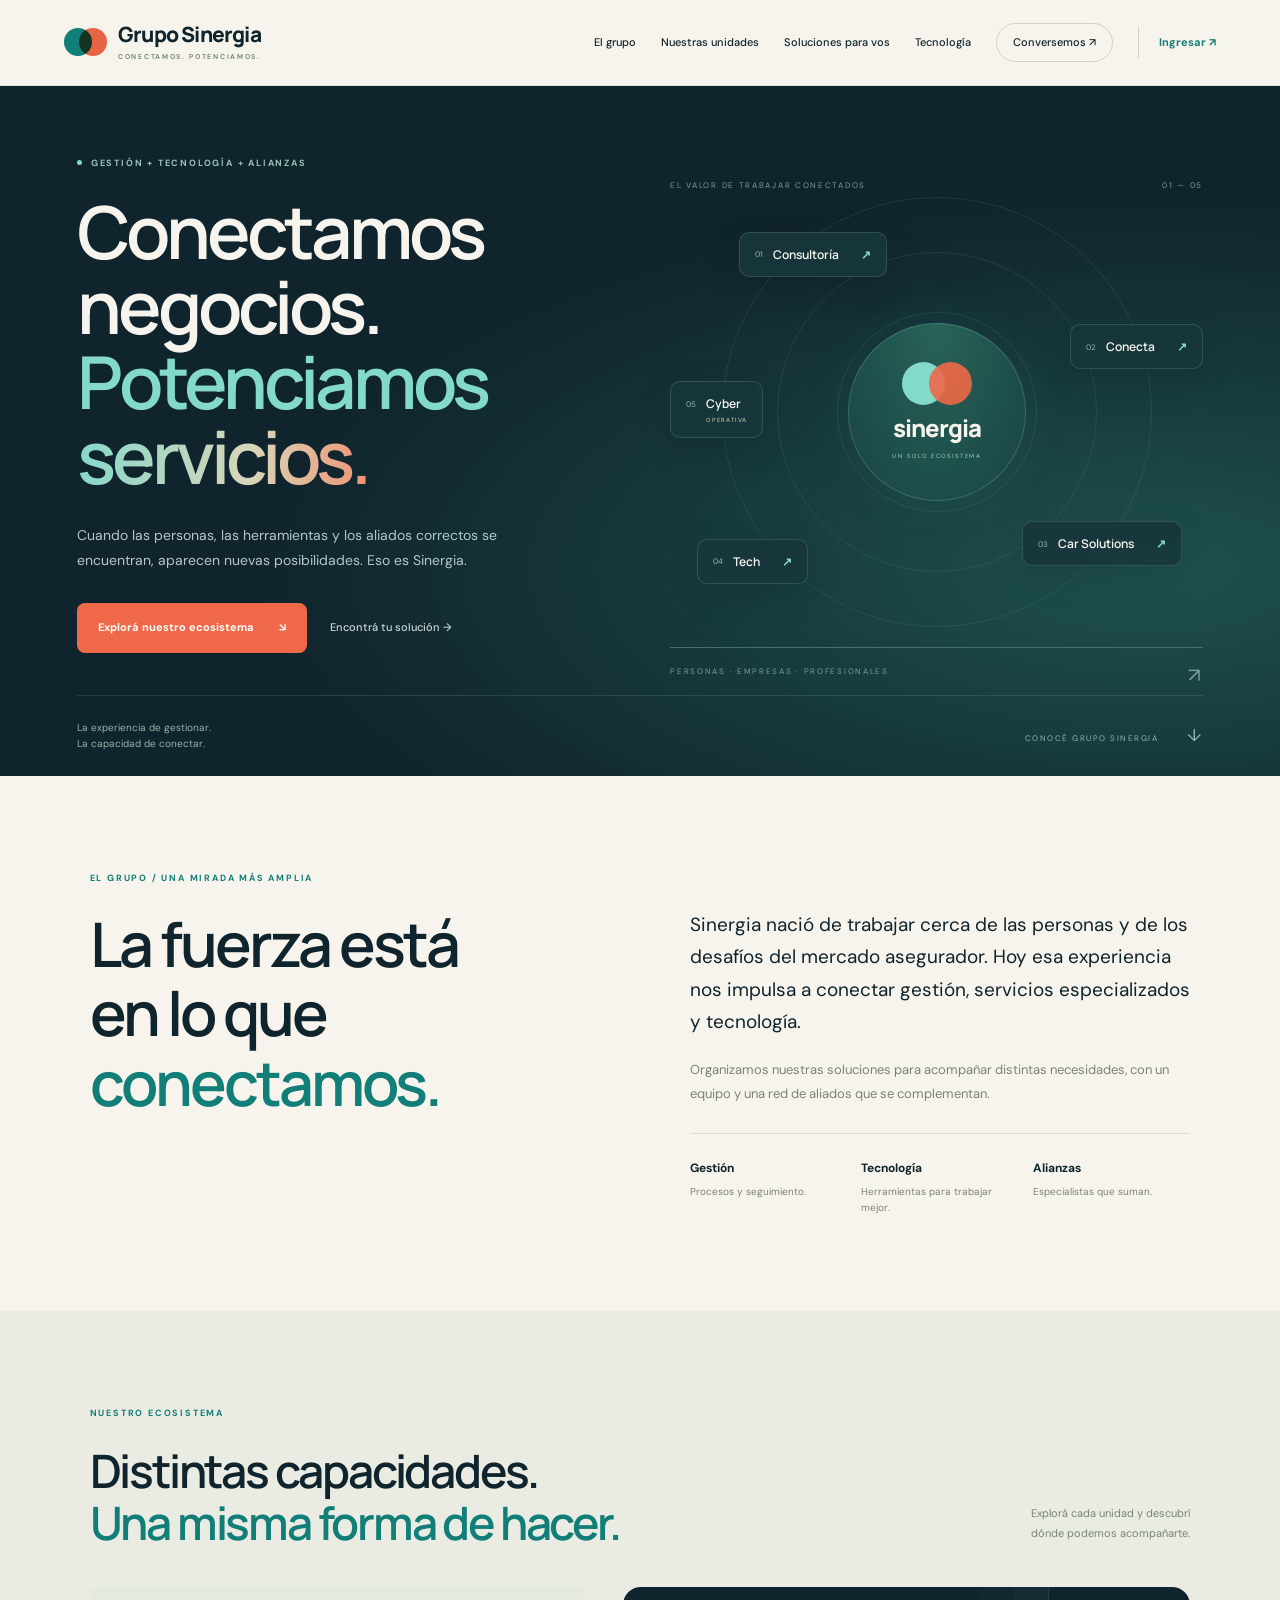
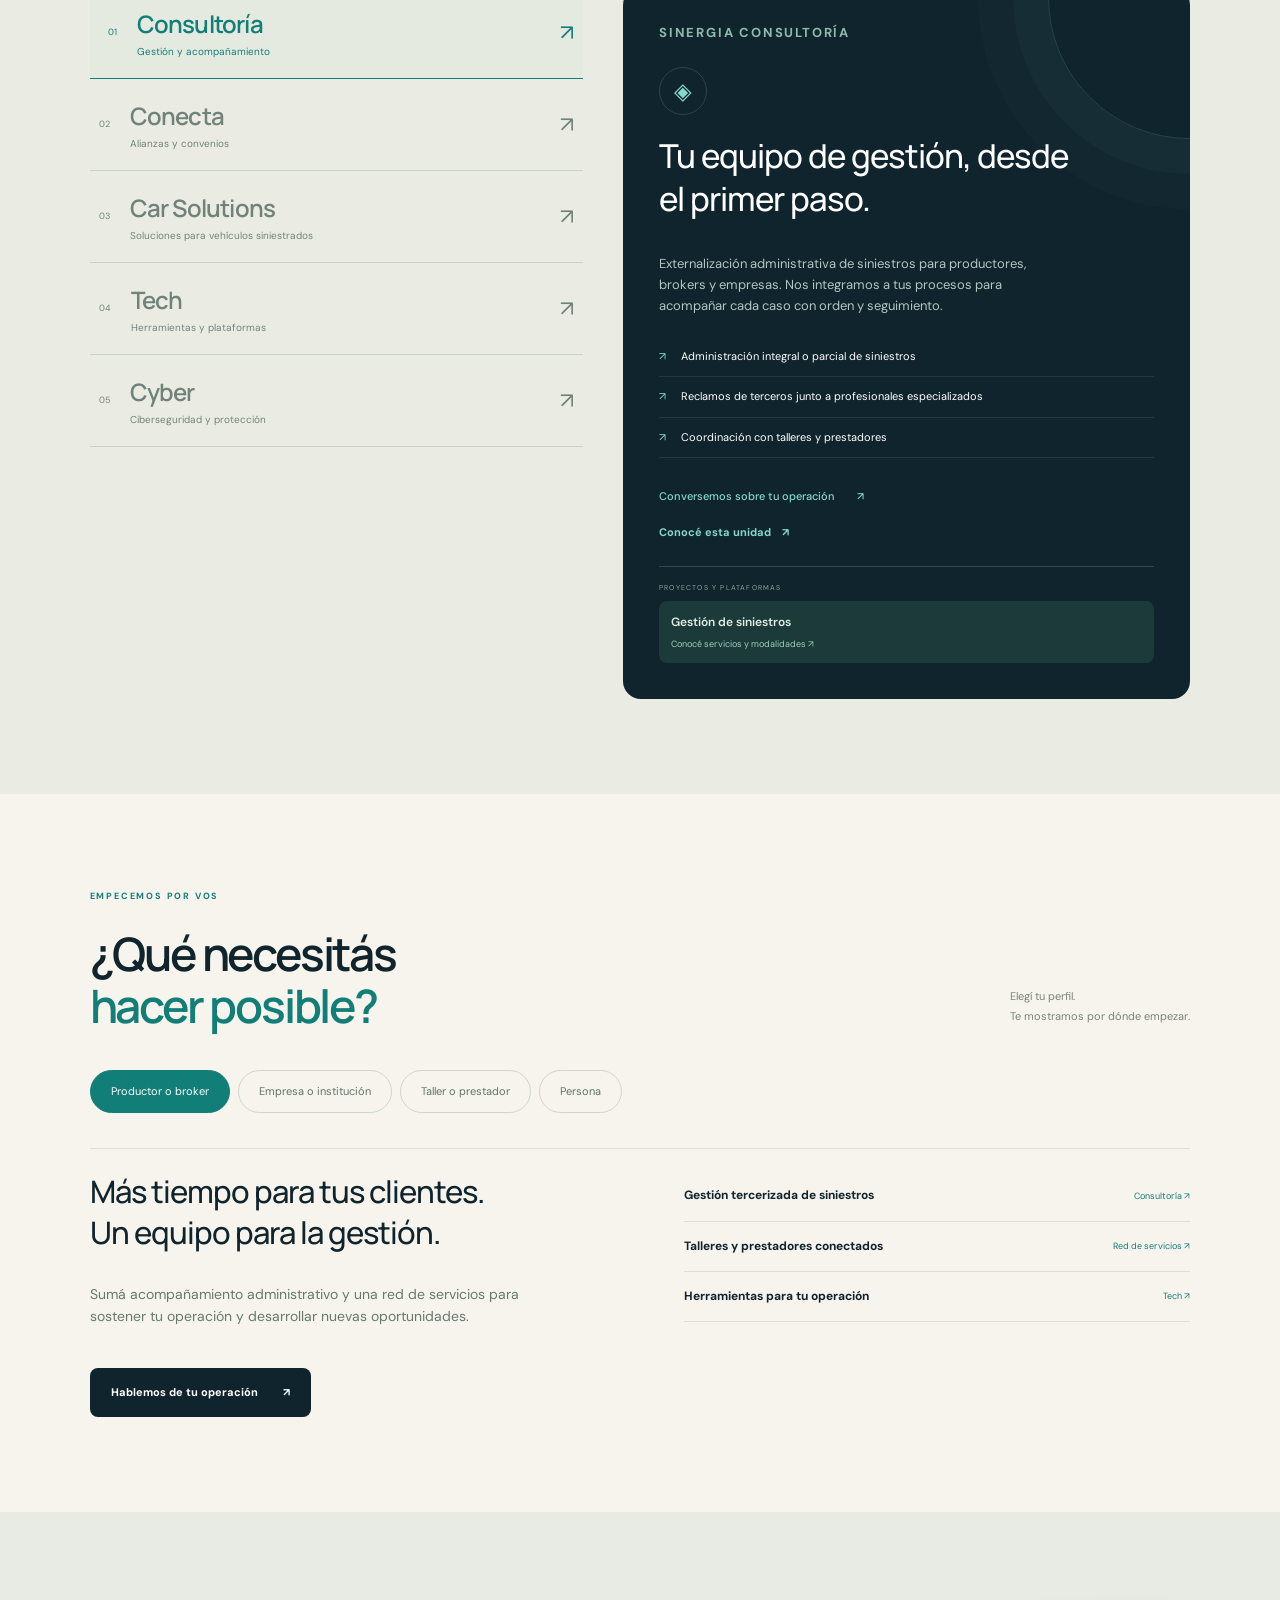
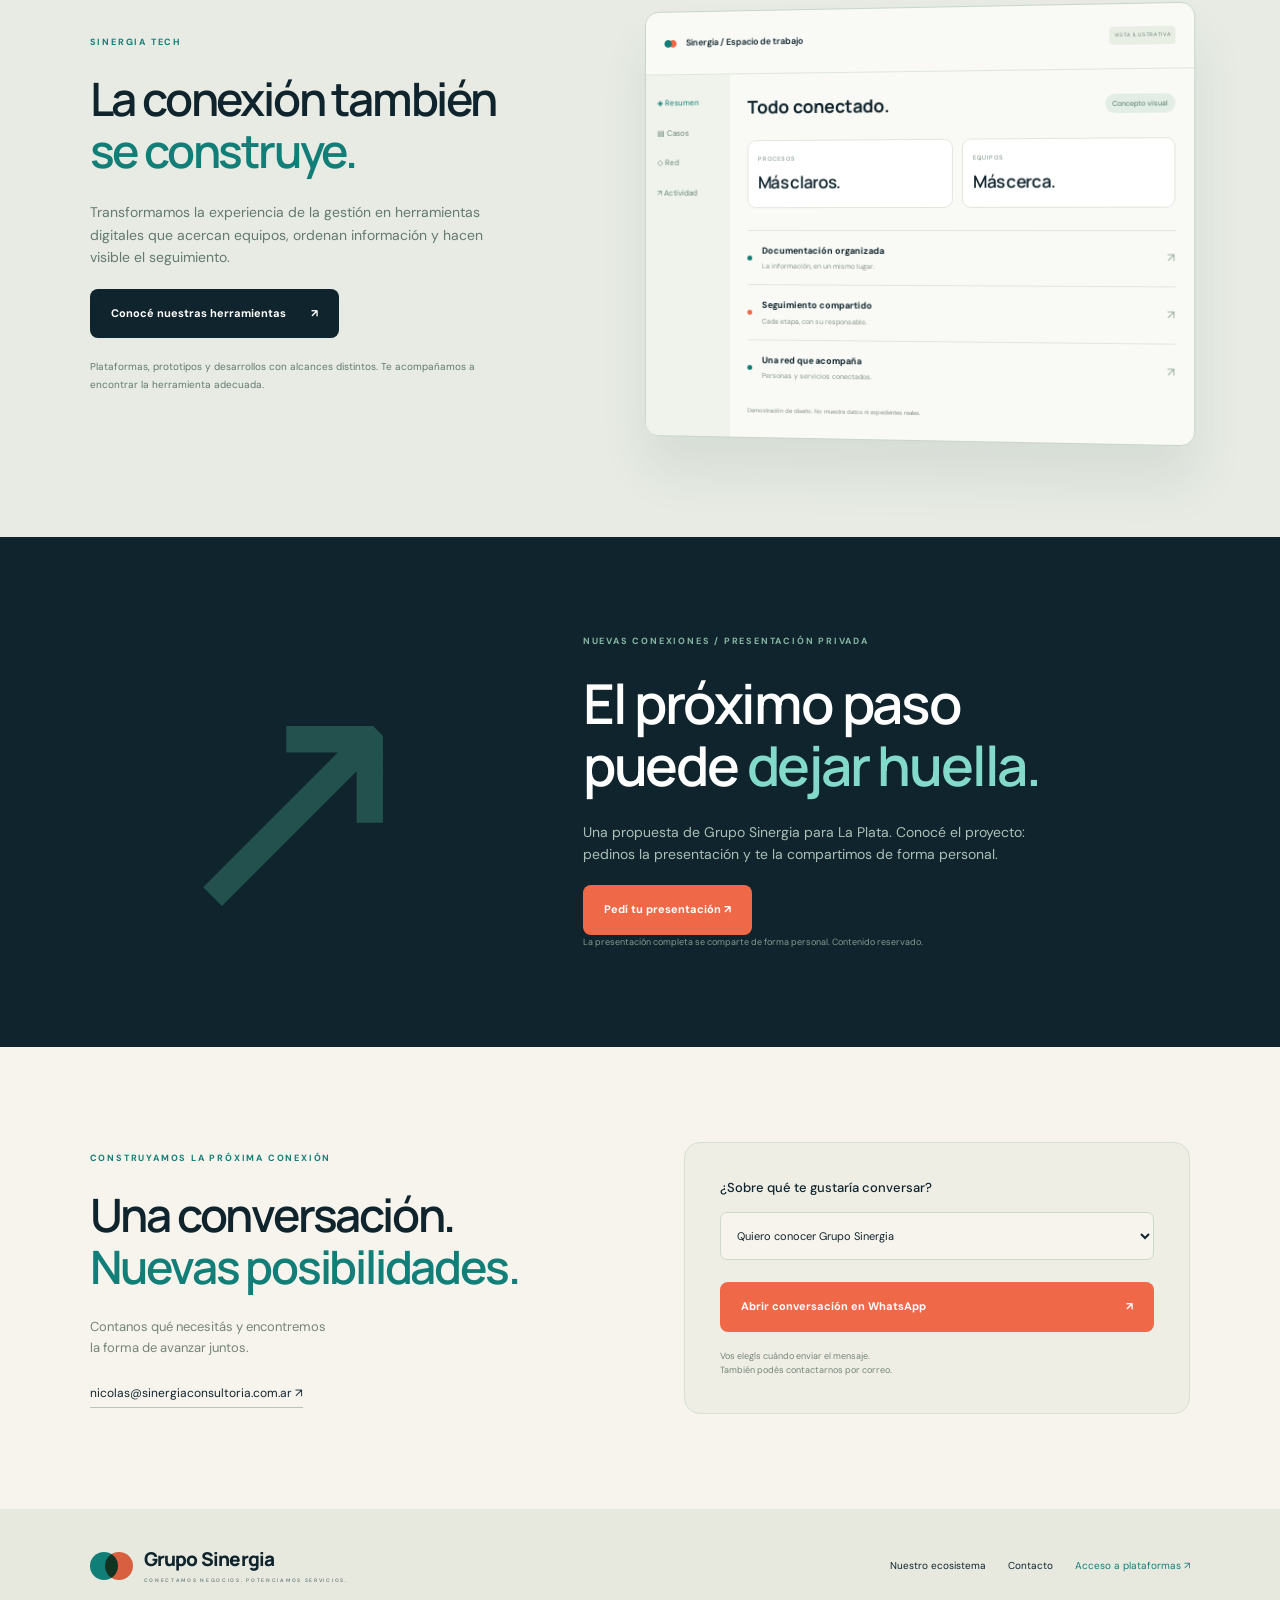
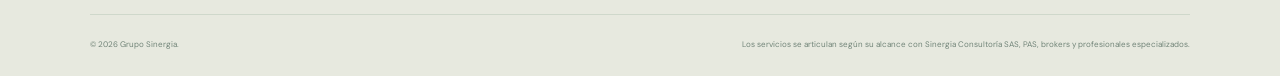
<file: index.html>
<!doctype html><html lang="es"><head><meta charset="utf-8"><meta name="viewport" content="width=device-width,initial-scale=1"><meta name="theme-color" content="#10242d"><meta property="og:title" content="Grupo Sinergia · Conectamos negocios. Potenciamos servicios."><meta property="og:description" content="Gestión, tecnología y alianzas para personas, empresas y profesionales."><meta property="og:type" content="website"><link rel="icon" href="data:image/svg+xml,%3Csvg xmlns=%22http://www.w3.org/2000/svg%22 viewBox=%220 0 40 30%22%3E%3Ccircle cx=%2214%22 cy=%2215%22 r=%2214%22 fill=%22%23127e78%22/%3E%3Ccircle cx=%2226%22 cy=%2215%22 r=%2214%22 fill=%22%23ef6848%22 fill-opacity=%22.85%22/%3E%3C/svg%3E"><meta name="description" content="Grupo Sinergia: gestión, tecnología y alianzas para personas, empresas y profesionales."><title>Grupo Sinergia · Conectamos negocios. Potenciamos servicios.</title><style>@import url('https://fonts.googleapis.com/css2?family=DM+Sans:wght@400;500;600;700&family=Manrope:wght@400;500;600;700;800&display=swap');
:root{--ink:#10242d;--teal:#127e78;--mint:#83d9ca;--coral:#ef6848;--paper:#f7f4ed;--line:#dedfd6}*{box-sizing:border-box}html{scroll-behavior:smooth;scroll-padding-top:100px}body{margin:0;background:var(--paper);color:var(--ink);font:16px/1.6 'DM Sans',Arial,sans-serif}button,input,select{font:inherit}a{color:inherit}button,a{-webkit-tap-highlight-color:transparent}button{cursor:pointer}a{text-decoration:none}button:focus-visible,a:focus-visible,select:focus-visible,[tabindex="0"]:focus-visible{outline:3px solid var(--coral);outline-offset:5px}h1,h2,h3,p{margin-top:0}h1,h2,h3,.brand{font-family:Manrope,Arial,sans-serif}h2{font-size:clamp(32px,3.6vw,54px);font-weight:600;line-height:1.13;letter-spacing:-2.2px;margin-bottom:24px}h2 em{font-style:normal;color:var(--teal)}h3{font-size:22px;line-height:1.3}p{margin-bottom:20px}.concept{background:#173a3d;color:#b8d6cd;text-align:center;padding:6px 15px;font-size:9px;letter-spacing:1.5px}.concept span{padding:0 8px}.header{display:flex;align-items:center;justify-content:space-between;gap:20px;padding:22px 5%;border-bottom:1px solid #dedfd6;background:#f7f4edf5;position:sticky;top:0;z-index:20;backdrop-filter:blur(15px)}.brand{display:flex;align-items:center;gap:14px;font-size:21px;font-weight:800;letter-spacing:-.8px;line-height:1.15}.brand small{display:block;font:600 7px/1.5 'DM Sans',sans-serif;letter-spacing:1.7px;margin-top:6px;color:#6b817b}.brandmark{position:relative;width:40px;height:29px;display:block;flex-shrink:0}.brandmark i{position:absolute;width:28px;height:28px;border-radius:50%;background:var(--teal);left:0}.brandmark i+i{left:15px;background:var(--coral);mix-blend-mode:multiply}.header nav{display:flex;align-items:center;gap:25px;font-size:11px;font-weight:500}.header nav>a{transition:color .2s}.header nav>a:hover{color:var(--teal)}.nav-contact{border:1px solid #cbd5cb;border-radius:25px;padding:10px 16px}.portal-link{background:none;border:0;border-left:1px solid #ccd5cb;font-size:11px;padding:7px 0 7px 20px;color:var(--teal);font-weight:700}.menu-toggle{display:none}.hero{background:radial-gradient(ellipse at 90% 70%,#1e5050 0,transparent 55%),var(--ink);color:var(--paper);padding:70px 6% 0;display:grid;grid-template-columns:1.05fr 1fr;column-gap:3%;overflow:hidden}.eyebrow{font-size:9px;font-weight:700;letter-spacing:1.8px;color:var(--teal);margin-bottom:24px;display:flex;align-items:center;gap:9px}.hero .eyebrow{color:#99c3b7}.live-dot{height:5px;width:5px;display:inline-block;background:var(--mint);border-radius:50%}h1{font-size:clamp(48px,5.7vw,86px);font-weight:600;line-height:1.03;letter-spacing:-4px;margin:0 0 28px}h1>span{color:var(--mint)}h1 .lastword{background:linear-gradient(95deg,#83d9ca,#dad5b8 60%,#ef9272);background-clip:text;-webkit-background-clip:text;color:transparent}.hero-copy{max-width:430px;font-size:14px;color:#b4c7c7;line-height:1.8}.actions{display:flex;align-items:center;gap:23px;margin:30px 0 42px;flex-wrap:wrap}.button{display:inline-flex;align-items:center;justify-content:space-between;gap:25px;border-radius:8px;padding:16px 21px;font-size:11px;font-weight:700;border:0;transition:transform .2s,background .2s}.button:hover{transform:translateY(-2px)}.coral{background:var(--coral);color:white}.dark{background:var(--ink);color:white}.subtle{display:inline-flex;align-items:center;gap:22px;font-size:11px;font-weight:500}.hero .subtle{color:#cad6d1}.hero-visual{position:relative;align-self:center;padding-top:14px}.visual-label,.visual-footer{display:flex;justify-content:space-between;font-size:8px;letter-spacing:1.7px;color:#799e96}.visual-label b{font-weight:400}.visual-footer{border-top:1px solid #47706b;padding-top:17px;margin-top:15px}.visual-footer>span:last-child{font-size:20px;line-height:1}.ecosystem{position:relative;height:440px;max-width:540px;margin:auto}.orbit{position:absolute;border:1px solid #5a8b7e35;border-radius:50%;left:50%;top:50%;transform:translate(-50%,-50%)}.orbit-one{width:200px;height:200px}.orbit-two{width:320px;height:320px}.orbit-three{width:430px;height:430px}.core{position:absolute;left:50%;top:50%;transform:translate(-50%,-50%);display:flex;flex-direction:column;align-items:center;justify-content:center;width:178px;height:178px;border-radius:50%;background:radial-gradient(at top,#286358,#184343);box-shadow:0 0 60px #76d4b810,inset 0 0 0 1px #85d7ba40}.coremark{position:relative;width:70px;height:43px;margin-bottom:6px}.coremark i{position:absolute;left:0;width:43px;height:43px;background:#83d9ca;border-radius:50%}.coremark i+i{left:27px;background:var(--coral);opacity:.9}.core b{font:800 24px Manrope;letter-spacing:-1px}.core small{font-size:6px;letter-spacing:1.5px;color:#a5cabb;margin-top:8px}.sat{position:absolute;display:flex;align-items:center;gap:10px;padding:13px 15px;border:1px solid #698b7855;border-radius:10px;background:#17373cec;font:600 12px Manrope;box-shadow:0 10px 35px #0002;transition:transform .2s,border-color .2s}.sat:hover{transform:translateY(-4px);border-color:var(--mint)}.sat>span{font:400 8px 'DM Sans';color:#94b4a5}.sat i{font-style:normal;color:#83d9ca;margin-left:12px}.sat-one{left:13%;top:9%}.sat-two{right:0;top:30%}.sat-three{right:4%;bottom:15%}.sat-four{left:5%;bottom:11%}.sat-five{left:0;top:43%;display:grid;grid-template-columns:auto auto;gap:0 10px}.sat-five small{grid-column:2;font:500 6px 'DM Sans';letter-spacing:1px;color:#c0bc98;margin-top:4px}.hero-bottom{grid-column:1/-1;display:flex;align-items:center;justify-content:space-between;padding:24px 0;border-top:1px solid #5a80734d;color:#94b5aa;font-size:10px}.hero-bottom>a{font-size:8px;letter-spacing:1.5px}.hero-bottom>a span{margin-left:25px;font-size:17px}.section{padding:95px 7%}.intro-grid{display:grid;grid-template-columns:1fr 1fr;gap:9%}.intro h2{font-size:clamp(38px,4.8vw,69px);letter-spacing:-3px}.intro-copy>p:first-child{font-size:19px;line-height:1.7}.muted{font-size:13px;color:#78847b;line-height:1.8}.pillars{display:grid;grid-template-columns:repeat(3,1fr);border-top:1px solid var(--line);padding-top:25px;gap:15px;margin-top:28px}.pillars b{display:block;font-size:12px}.pillars span{display:block;font-size:10px;color:#78847b;margin-top:6px}.units{background:#eaece4}.section-heading{display:flex;align-items:flex-end;justify-content:space-between;gap:30px;margin-bottom:38px}.section-heading h2{margin-bottom:0}.section-heading>.muted{font-size:11px;margin-bottom:5px}.unit-explorer{display:grid;grid-template-columns:1fr 1.15fr;gap:40px}.unit-list{display:flex;flex-direction:column}.unit-list button{border:0;border-bottom:1px solid #cbd2c6;background:transparent;text-align:left;padding:20px 9px;display:flex;align-items:center;gap:20px;color:#71827a}.unit-list button>span{font-size:9px}.unit-list button>div{font:600 24px Manrope;letter-spacing:-.8px}.unit-list button small{display:block;font:400 10px 'DM Sans';letter-spacing:0;margin-top:5px}.unit-list i{font-style:normal;margin-left:auto;font-size:22px}.unit-list [aria-selected="true"]{color:var(--teal);border-bottom-color:var(--teal);background:#dce5d957;padding-left:18px}.unit-panel{background:var(--ink);color:white;border-radius:18px;padding:36px;display:flex;flex-direction:column;justify-content:space-between;min-height:480px;position:relative;overflow:hidden}.unit-panel:after{content:'';position:absolute;width:280px;height:280px;right:-140px;top:-130px;border:1px solid #82c8ab30;border-radius:50%;box-shadow:0 0 0 35px #82c8ab08,0 0 0 70px #82c8ab05;pointer-events:none}.unit-panel .eyebrow{color:#8dbbad}.unit-panel h3{font-size:33px;font-weight:500;letter-spacing:-1px;max-width:420px}.unit-panel p{font-size:13px;color:#b2c6c1;max-width:410px}.unit-panel ul{list-style:none;margin:0 0 24px;padding:0}.unit-panel li{font-size:11px;border-bottom:1px solid #72988b30;padding:11px 0}.unit-panel li:before{content:'↗';color:var(--mint);margin-right:15px}.unit-panel .subtle{color:var(--mint);align-self:flex-start}.unit-panel small{display:block;font-size:9px;color:#b6bfa8;margin:15px 0 0}.unit-glyph{width:48px;height:48px;border:1px solid #71ab9640;border-radius:50%;display:flex;align-items:center;justify-content:center;margin:0 0 20px;font-size:23px;color:var(--mint)}.audience-tabs{display:flex;gap:8px;flex-wrap:wrap;margin:35px 0}.audience-tabs button{background:transparent;border:1px solid #cdd7cb;border-radius:30px;padding:12px 20px;font-size:11px;color:#5d766a}.audience-tabs [aria-selected="true"]{background:var(--teal);color:white;border-color:var(--teal)}.audience-panel{display:grid;grid-template-columns:1fr 1fr;gap:8%;padding-top:22px;border-top:1px solid var(--line)}.audience-panel h3{font-size:31px;letter-spacing:-1px;font-weight:500}.audience-panel>div>p{font-size:14px;color:#667a70;max-width:450px}.solution-row{display:flex;align-items:center;justify-content:space-between;gap:20px;padding:15px 0;border-bottom:1px solid var(--line);font-size:12px}.solution-row span{font-size:9px;color:var(--teal)}.audience-panel .button{margin-top:20px}.technology{background:#e7ebe4;display:grid;grid-template-columns:1fr 1.15fr;gap:6%;align-items:center;overflow:hidden}.tech-copy>p:not(.eyebrow){font-size:14px;max-width:400px;color:#647970}.tech-copy .tech-note{font-size:10px!important;margin-top:20px}.product-preview{border:1px solid #c7d6c9;border-radius:14px;background:#f9faf5;box-shadow:0 35px 50px #30533d16;transform:perspective(1200px) rotateY(-6deg);overflow:hidden}.product-top{padding:17px 18px;border-bottom:1px solid #dee6da;display:flex;align-items:center;gap:8px}.product-top b{font-size:9px;font-weight:600}.mini-mark{color:var(--teal);text-shadow:5px 0 var(--coral);font-size:18px;margin-right:5px}.preview-tag{font-size:5px;letter-spacing:.7px;margin-left:auto;color:#647970;background:#e9eee5;padding:5px;border-radius:4px}.product-body{display:flex;min-height:300px}.product-side{padding:22px 12px;background:#eff3eb;display:flex;flex-direction:column;gap:18px;min-width:88px}.product-side span{font-size:8px;color:#698375}.product-side .active{color:var(--teal)}.product-content{padding:22px 18px;flex:1;min-width:0}.row{display:flex;align-items:center;justify-content:space-between;gap:10px}.product-content h3{font-size:18px;margin:0}.tag{font-size:7px;padding:4px 7px;border-radius:20px;background:#e2eee5;color:#50745d}.product-mini{display:grid;grid-template-columns:1fr 1fr;gap:9px;margin:22px 0}.product-mini>div{padding:14px 10px;background:white;border:1px solid #e1e6dc;border-radius:9px}.product-mini small{display:block;font-size:6px;color:#6c8877;letter-spacing:1px}.product-mini b{font:600 17px Manrope;letter-spacing:-.7px;margin-top:6px;display:block}.task{display:flex;align-items:center;gap:10px;padding:13px 0;border-top:1px solid #e1e6dc}.task>i{width:5px;height:5px;border-radius:50%;background:var(--teal);flex-shrink:0}.task>i.orange{background:var(--coral)}.task div{flex:1}.task b{display:block;font-size:9px}.task div span{font-size:7px;color:#829185;display:block;margin-top:3px}.task>span{font-size:12px;color:#94aa99}.illustration-note{font-size:6px;color:#829185;margin:12px 0 0}.impact{background:var(--ink);color:white;display:grid;grid-template-columns:1fr 1.5fr;gap:8%;align-items:center}.impact-symbol{font:300 clamp(150px,25vw,360px)/1 Manrope;color:#22514e;align-self:center;text-align:center}.impact .eyebrow{color:#86b7a5}.impact h2{font-size:clamp(38px,4.3vw,65px)}.impact h2 em{color:var(--mint)}.impact p:not(.eyebrow){font-size:14px;color:#acbfb7;max-width:460px}.impact .subtle{color:#93d1bb;margin:8px 0 20px}.impact small{display:block;font-size:9px;color:#829c91;max-width:400px}.contact{display:grid;grid-template-columns:1fr 1fr;gap:8%;align-items:center}.contact p:not(.eyebrow){font-size:13px;color:#758478}.mail{font-size:12px;border-bottom:1px solid #b7c6b7;padding-bottom:6px}.contact-card{padding:35px;border:1px solid #d9ded1;border-radius:16px;background:#eeeee5}.contact-card label{font-size:13px;display:block;margin-bottom:14px;font-weight:500}.contact-card select{display:block;width:100%;padding:15px 12px;background:var(--paper);border:1px solid #ccd8c8;border-radius:7px;font-size:11px;color:var(--ink);margin-bottom:22px}.contact-card .button{width:100%;font-size:11px}.contact-card p{font-size:9px!important;margin:17px 0 0}footer{background:#e7e9df;padding:40px 7% 25px;display:flex;justify-content:space-between;align-items:center;flex-wrap:wrap;gap:30px}footer>.brand{font-size:19px}footer>.brand small{font-size:5px}footer>div:not(.footer-bottom){display:flex;gap:22px;align-items:center;font-size:10px}footer button{border:0;background:none;font-size:10px;color:var(--teal);padding:0}.footer-bottom{width:100%;border-top:1px solid #cfd8cb;padding-top:23px;display:flex;justify-content:space-between;gap:40px}.footer-bottom p{font-size:8px;color:#718478;margin:0;max-width:580px}.footer-bottom p:first-child{min-width:220px}dialog{border:0;border-radius:18px;padding:30px;width:min(470px,92vw);background:var(--paper);color:var(--ink);box-shadow:0 20px 100px #0003}dialog::backdrop{background:#10242dcc;backdrop-filter:blur(6px)}dialog h2{font-size:32px;letter-spacing:-1px}dialog>p:not(.eyebrow){font-size:12px}.close{float:right;background:#e5eadd;border:0;border-radius:50%;width:30px;height:30px;font-size:22px}.portal-option{display:flex;justify-content:space-between;align-items:center;border-top:1px solid #d5dfcf;padding:20px 0}.portal-option b{display:block;font-size:14px}.portal-option span{display:block;font-size:11px;color:#78847b;margin-top:4px}.portal-option i{font-style:normal;font-size:20px;color:var(--teal)}
@media(min-width:1550px){.hero,.section{padding-left:max(7%,calc((100vw - 1330px)/2));padding-right:max(7%,calc((100vw - 1330px)/2))}.hero{grid-template-columns:1fr 1fr}.hero-visual{min-width:480px}}
@media(max-width:1050px){.header nav{gap:15px;font-size:10px}.brand{font-size:18px}.header .brand small{font-size:5px}.header{padding:19px 4%}.hero{padding-top:55px}.hero-copy{font-size:12px}.ecosystem{height:390px}.orbit-three{width:350px;height:350px}.orbit-two{width:270px;height:270px}.core{width:145px;height:145px}.sat{font-size:10px;padding:11px;gap:8px}.sat-one{left:6%;top:7%}.sat-five{left:0;top:39%}.sat-three{right:0;bottom:17%}.sat-four{left:3%;bottom:7%}.section{padding:75px 6%}.unit-panel{padding:28px}.unit-list button>div{font-size:22px}.unit-explorer{gap:25px}.product-side{display:none}}
@media(max-width:780px){.header{padding:18px 6%}.header .brand{font-size:19px}.header .brand small{font-size:6px}.menu-toggle{display:flex;align-items:center;gap:12px;background:none;border:0;color:var(--ink);font-size:11px}.menu-toggle span{font-size:17px}.header nav{display:none;position:absolute;left:0;right:0;top:100%;background:var(--paper);padding:20px 6% 28px;box-shadow:0 20px 30px #10242d15;align-items:stretch;gap:0}.header nav.open{display:flex;flex-direction:column}.header nav>a,.header nav>button{padding:13px 0;border:0;border-bottom:1px solid var(--line);border-radius:0;font-size:13px;text-align:left}.hero{grid-template-columns:1fr;padding:45px 7% 0}h1{font-size:clamp(50px,10.7vw,76px);letter-spacing:-3.1px;line-height:1.02}.hero .eyebrow{font-size:8px;letter-spacing:1.4px;margin-bottom:26px}.hero-copy{font-size:13px;max-width:470px}.hero .actions{gap:20px;margin:26px 0 30px}.hero-visual{max-width:520px;width:100%;margin:0 auto 30px}.ecosystem{height:380px}.sat-one{left:16%;top:8%}.sat-two{right:0;top:30%}.sat-five{left:0;top:43%}.sat-three{right:3%;bottom:15%}.sat-four{left:8%;bottom:9%}.visual-label,.visual-footer{font-size:6px}.orbit-three{width:350px;height:350px}.hero-bottom{font-size:8px;gap:20px}.hero-bottom>a{font-size:6px;letter-spacing:1px}.hero-bottom>a span{margin-left:8px}.section{padding:60px 7%}.intro-grid,.unit-explorer,.audience-panel,.technology,.contact{grid-template-columns:1fr;gap:28px}.intro h2{font-size:46px;letter-spacing:-2px}.intro-copy>p:first-child{font-size:17px}.pillars{gap:10px}.pillars b{font-size:11px}.pillars span{font-size:9px}.section-heading{display:block;margin-bottom:27px}.section-heading>.muted{margin:18px 0 0}.section-heading>.muted br{display:none}h2{font-size:36px;letter-spacing:-1.7px}.eyebrow{font-size:8px;letter-spacing:1.5px;margin-bottom:18px}.unit-list button{padding:15px 5px;gap:17px}.unit-list button>div{font-size:22px}.unit-list button small{font-size:9px}.unit-panel{min-height:440px;padding:28px}.unit-panel h3{font-size:30px}.unit-panel p{font-size:12px}.unit-panel li{font-size:10px}.audience-tabs{gap:8px;margin:27px 0}.audience-tabs button{font-size:10px;padding:10px 13px}.audience-panel h3{font-size:27px}.audience-panel>div>p{font-size:13px}.technology{gap:32px}.tech-copy>p:not(.eyebrow){font-size:13px}.product-preview{transform:none}.product-content{padding:20px 16px}.product-side{display:flex;min-width:72px;padding:22px 9px}.product-content h3{font-size:15px}.product-mini b{font-size:15px}.product-top{padding:15px 12px}.product-top b{font-size:8px}.product-top .preview-tag{font-size:5px}.impact{grid-template-columns:1fr;gap:0}.impact-symbol{display:none}.impact h2{font-size:43px}.impact p:not(.eyebrow){font-size:13px}.contact-card{padding:24px}.contact h2{font-size:39px}.mail{font-size:11px}footer{padding:35px 7% 25px;display:block}footer>div:not(.footer-bottom){margin:28px 0;flex-wrap:wrap;gap:20px}.footer-bottom{display:block}.footer-bottom p{margin:0 0 15px}.concept{font-size:7px;letter-spacing:.8px}html{scroll-padding-top:86px}}
@media(prefers-reduced-motion:reduce){html{scroll-behavior:auto}*{transition:none!important}}

.unit-project{margin-top:24px;border-top:1px solid #72988b50;padding-top:15px}.unit-project>small{font-size:7px;letter-spacing:1.2px;color:#87aa99;margin:0 0 8px}.unit-project>a{display:block;border-radius:8px;background:#28504780;padding:12px}.unit-project b{display:block;font-size:12px;font-weight:600;color:#e1eee5}.unit-project span{font-size:9px;color:#9bd1bb;display:block;margin-top:5px}
</style><style>.unit-nav{display:flex!important}.unit-breadcrumb{display:flex;align-items:center;gap:12px;font-size:9px;color:#91b9aa;margin-bottom:40px}.unit-breadcrumb b{font-weight:500}.unit-hero{background:radial-gradient(at 85% 65%,#20524b,transparent 60%),#10242d;color:#f7f4ed;padding-top:35px;padding-bottom:65px}.unit-hero-grid{display:grid;grid-template-columns:1.1fr 1fr;align-items:center;gap:8%}.unit-hero h1{font-size:clamp(40px,4.8vw,68px);letter-spacing:-2.8px;line-height:1.08}.unit-hero h1 em{font-style:normal;color:#83d9ca}.unit-hero .eyebrow{color:#99c3b7;font-size:8px}.unit-hero p:not(.eyebrow){font-size:14px;color:#b4c7c7;max-width:500px}.unit-hero .subtle{color:#b9d5c5}.unit-hero .actions{margin-bottom:0}.unit-manifest{border:1px solid #83d9ca30;border-radius:18px;padding:35px;background:#16413f77}.manifest-icon{display:flex;border:1px solid #83d9ca55;border-radius:50%;width:55px;height:55px;align-items:center;justify-content:center;font-size:24px;color:#83d9ca;margin-bottom:25px}.unit-manifest p{font-size:7px!important;letter-spacing:1.4px;color:#83d9ca!important}.unit-manifest h2{font-size:36px;letter-spacing:-1.6px;line-height:1.2}.unit-manifest em{color:#83d9ca}.unit-manifest>div{display:flex;gap:8px;flex-wrap:wrap}.unit-manifest>div>span{font-size:9px;border:1px solid #80c3a838;padding:6px 10px;border-radius:20px;color:#b7d3c3}.unit-manifest small{display:block;font-size:9px;color:#88aa98;margin-top:20px;max-width:270px}.scope-intro .intro-grid>div>p:not(.muted){font-size:17px}.service-section{background:#eaece4}.service-grid{display:grid;grid-template-columns:repeat(3,minmax(0,1fr));gap:18px;margin-top:35px}.service-card{background:#f7f4ed;border:1px solid #d0d8ca;border-radius:14px;padding:25px;display:flex;flex-direction:column}.service-card>span{font-size:8px;letter-spacing:1px;color:#127e78;font-weight:700;margin-bottom:22px}.service-card h3{font-size:23px;letter-spacing:-.7px;min-height:90px}.service-card p{font-size:12px;color:#61776c;line-height:1.8}.service-card ul{list-style:none;padding:0;margin:5px 0 22px;flex:1}.service-card li{font-size:10px;border-top:1px solid #d7dfd0;padding:12px 0;color:#5c7567}.service-card a{font-size:10px;font-weight:700;color:#127e78;border-top:1px solid #b9cbb9;padding-top:18px}.service-note{font-size:10px;color:#6b7e6e;max-width:850px;margin-top:26px}.modes{display:grid;grid-template-columns:repeat(3,1fr);gap:30px;margin:40px 0}.modes article{border-top:1px solid #bacdbc;padding-top:22px}.modes span{font-size:10px;color:#127e78}.modes h3{font-size:21px;margin:17px 0}.modes p{font-size:12px;color:#6b7e6e}.workflow-section{background:#eaece4}.unit-steps{list-style:none;padding:0;margin:40px 0 0;display:grid;grid-template-columns:repeat(4,1fr);gap:25px}.unit-steps li{border-top:1px solid #afc4b0;padding-top:20px}.unit-steps span{font-size:10px;color:#127e78}.unit-steps h3{font-size:19px;margin:17px 0 12px}.unit-steps p{font-size:11px;color:#6b7e6e}.unit-contact{display:grid;grid-template-columns:1.2fr 1fr;gap:8%;align-items:center}.unit-contact>div>p:not(.eyebrow){font-size:13px;color:#61776c;max-width:480px}.unit-contact>div>.muted{font-size:10px!important}.unit-contact-card{border:1px solid #d1ddc9;background:#eaece4;padding:30px;border-radius:15px}.unit-contact-card h3{font-size:24px}.unit-contact-card .button{width:100%;margin:10px 0 22px}.unit-contact-card>a:not(.button){display:block;font-size:10px;color:#127e78}.unit-contact-card small{display:block;margin-top:20px;font-size:9px;color:#6b7e6e}.consultation-context{font-size:11px;color:#127e78;background:#dce9db;padding:12px;border-radius:7px;margin-bottom:18px}.unit-details-link{margin-top:16px;display:block;font-size:11px;font-weight:700;color:#83d9ca}.unit-details-link span{padding-left:8px}@media(max-width:1000px){.service-grid{gap:12px}.service-card{padding:20px}.service-card h3{font-size:20px}.unit-steps{grid-template-columns:1fr 1fr}.unit-manifest{padding:26px}.unit-manifest h2{font-size:30px}}@media(max-width:780px){.unit-nav{position:static!important;display:flex!important;flex-direction:row!important;background:none!important;padding:0!important;box-shadow:none!important;gap:15px!important}.unit-nav>a{font-size:10px!important;padding:0!important;border:0!important}.unit-nav>a:nth-child(2),.unit-nav>a:nth-child(3),.unit-nav>a:last-child{display:none}.unit-hero-grid,.service-grid,.modes,.unit-contact{grid-template-columns:1fr}.unit-hero h1{font-size:44px;letter-spacing:-2px}.unit-hero p:not(.eyebrow){font-size:13px}.unit-breadcrumb{margin-bottom:30px}.unit-manifest{margin-top:28px;padding:28px}.unit-manifest h2{font-size:32px}.unit-hero{padding-bottom:45px}.service-card{padding:25px}.service-card h3{min-height:0;font-size:25px}.service-card p{font-size:13px}.service-card li{font-size:11px}.modes{gap:18px;margin-bottom:25px}.unit-steps{gap:18px}.unit-steps h3{font-size:17px}.unit-contact{gap:25px}.scope-intro .intro-grid>div>p:not(.muted){font-size:15px}.unit-details-link{font-size:12px}.unit-contact h2{font-size:33px}}@media(max-width:380px){.unit-nav>a:last-child{display:none}}
</style></head><body><header class="header"><a href="#inicio" class="brand" aria-label="Grupo Sinergia, inicio"><span class="brandmark"><i></i><i></i></span><span>Grupo Sinergia<small>CONECTAMOS. POTENCIAMOS.</small></span></a><button id="menu-toggle" class="menu-toggle" aria-expanded="false" aria-controls="navigation">Menú <span>☰</span></button><nav id="navigation" aria-label="Navegación principal"><a href="#grupo">El grupo</a><a href="#unidades">Nuestras unidades</a><a href="#soluciones">Soluciones para vos</a><a href="#tecnologia">Tecnología</a><a href="#contacto" class="nav-contact">Conversemos ↗</a><button class="portal-link" data-portals>Ingresar <span>↗</span></button></nav></header>
<main><section id="inicio" class="hero"><div class="hero-main"><p class="eyebrow"><span class="live-dot"></span> GESTIÓN + TECNOLOGÍA + ALIANZAS</p><h1>Conectamos<br>negocios.<br><span>Potenciamos</span><br><span class="lastword">servicios.</span></h1><p class="hero-copy">Cuando las personas, las herramientas y los aliados correctos se encuentran, aparecen nuevas posibilidades. Eso es Sinergia.</p><div class="actions"><a class="button coral" href="#unidades">Explorá nuestro ecosistema <span>↘</span></a><a class="subtle" href="#soluciones">Encontrá tu solución →</a></div></div><div class="hero-visual" aria-label="Un ecosistema de cinco unidades: Consultoría, Conecta, Car Solutions, Tech y Cyber"><div class="visual-label"><span>EL VALOR DE TRABAJAR CONECTADOS</span><b>01 — 05</b></div><div class="ecosystem"><div class="orbit orbit-one"></div><div class="orbit orbit-two"></div><div class="orbit orbit-three"></div><div class="core"><span class="coremark"><i></i><i></i></span><b>sinergia</b><small>UN SOLO ECOSISTEMA</small></div><a class="sat sat-one" href="#unidades" data-pick="consultoria"><span>01</span>Consultoría <i>↗</i></a><a class="sat sat-two" href="#unidades" data-pick="conecta"><span>02</span>Conecta <i>↗</i></a><a class="sat sat-three" href="#unidades" data-pick="car"><span>03</span>Car Solutions <i>↗</i></a><a class="sat sat-four" href="#unidades" data-pick="tech"><span>04</span>Tech <i>↗</i></a><a class="sat sat-five" href="#unidades" data-pick="cyber"><span>05</span>Cyber <small>OPERATIVA</small></a></div><div class="visual-footer"><span>PERSONAS · EMPRESAS · PROFESIONALES</span><span>↗</span></div></div><div class="hero-bottom"><span>La experiencia de gestionar.<br>La capacidad de conectar.</span><a href="#grupo">CONOCÉ GRUPO SINERGIA <span>↓</span></a></div></section>
<section id="grupo" class="intro section"><p class="eyebrow">EL GRUPO / UNA MIRADA MÁS AMPLIA</p><div class="intro-grid"><h2>La fuerza está<br>en lo que<br><em>conectamos.</em></h2><div class="intro-copy"><p>Sinergia nació de trabajar cerca de las personas y de los desafíos del mercado asegurador. Hoy esa experiencia nos impulsa a conectar gestión, servicios especializados y tecnología.</p><p class="muted">Organizamos nuestras soluciones para acompañar distintas necesidades, con un equipo y una red de aliados que se complementan.</p><div class="pillars"><div><b>Gestión</b><span>Procesos y seguimiento.</span></div><div><b>Tecnología</b><span>Herramientas para trabajar mejor.</span></div><div><b>Alianzas</b><span>Especialistas que suman.</span></div></div></div></div></section>
<section id="unidades" class="units section"><div class="section-heading"><div><p class="eyebrow">NUESTRO ECOSISTEMA</p><h2>Distintas capacidades.<br><em>Una misma forma de hacer.</em></h2></div><p class="muted">Explorá cada unidad y descubrí<br>dónde podemos acompañarte.</p></div><div class="unit-explorer"><div class="unit-list" role="tablist" aria-label="Unidades de negocio"><button role="tab" id="tab-consultoria" aria-controls="unit-panel" aria-selected="true" data-unit="consultoria"><span>01</span><div>Consultoría<small>Gestión y acompañamiento</small></div><i>↗</i></button><button role="tab" id="tab-conecta" aria-controls="unit-panel" aria-selected="false" tabindex="-1" data-unit="conecta"><span>02</span><div>Conecta<small>Alianzas y convenios</small></div><i>↗</i></button><button role="tab" id="tab-car" aria-controls="unit-panel" aria-selected="false" tabindex="-1" data-unit="car"><span>03</span><div>Car Solutions<small>Soluciones para vehículos siniestrados</small></div><i>↗</i></button><button role="tab" id="tab-tech" aria-controls="unit-panel" aria-selected="false" tabindex="-1" data-unit="tech"><span>04</span><div>Tech<small>Herramientas y plataformas</small></div><i>↗</i></button><button role="tab" id="tab-cyber" aria-controls="unit-panel" aria-selected="false" tabindex="-1" data-unit="cyber"><span>05</span><div>Cyber<small>Ciberseguridad y protección</small></div><i>↗</i></button></div><article id="unit-panel" class="unit-panel" role="tabpanel" aria-labelledby="tab-consultoria" tabindex="0"></article></div></section>
<section id="soluciones" class="solutions section"><div class="section-heading"><div><p class="eyebrow">EMPECEMOS POR VOS</p><h2>¿Qué necesitás<br><em>hacer posible?</em></h2></div><p class="muted">Elegí tu perfil.<br>Te mostramos por dónde empezar.</p></div><div class="audience-tabs" role="tablist" aria-label="Tu perfil"><button role="tab" id="aud-productor" aria-controls="audience-panel" aria-selected="true" data-audience="productor">Productor o broker</button><button role="tab" id="aud-empresa" aria-controls="audience-panel" aria-selected="false" tabindex="-1" data-audience="empresa">Empresa o institución</button><button role="tab" id="aud-taller" aria-controls="audience-panel" aria-selected="false" tabindex="-1" data-audience="taller">Taller o prestador</button><button role="tab" id="aud-persona" aria-controls="audience-panel" aria-selected="false" tabindex="-1" data-audience="persona">Persona</button></div><div id="audience-panel" class="audience-panel" role="tabpanel" aria-labelledby="aud-productor" tabindex="0"></div></section>
<section id="tecnologia" class="technology section"><div class="tech-copy"><p class="eyebrow">SINERGIA TECH</p><h2>La conexión también<br><em>se construye.</em></h2><p>Transformamos la experiencia de la gestión en herramientas digitales que acercan equipos, ordenan información y hacen visible el seguimiento.</p><a class="button dark" href="#contacto" data-topic="Quiero conocer las plataformas de Sinergia Tech">Conocé nuestras herramientas <span>↗</span></a><p class="muted tech-note">Plataformas, prototipos y desarrollos con alcances distintos. Te acompañamos a encontrar la herramienta adecuada.</p></div><div class="product-preview"><div class="product-top"><span class="mini-mark">●</span><b>Sinergia / Espacio de trabajo</b><span class="preview-tag">VISTA ILUSTRATIVA</span></div><div class="product-body"><div class="product-side"><span class="active">◈ Resumen</span><span>▤ Casos</span><span>◇ Red</span><span>↗ Actividad</span></div><div class="product-content"><div class="row"><h3>Todo conectado.</h3><span class="tag">Concepto visual</span></div><div class="product-mini"><div><small>PROCESOS</small><b>Más claros.</b></div><div><small>EQUIPOS</small><b>Más cerca.</b></div></div><div class="task"><i></i><div><b>Documentación organizada</b><span>La información, en un mismo lugar.</span></div><span>↗</span></div><div class="task"><i class="orange"></i><div><b>Seguimiento compartido</b><span>Cada etapa, con su responsable.</span></div><span>↗</span></div><div class="task"><i></i><div><b>Una red que acompaña</b><span>Personas y servicios conectados.</span></div><span>↗</span></div><p class="illustration-note">Demostración de diseño. No muestra datos ni expedientes reales.</p></div></div></div></section>
<section class="impact section" id="impacto"><div class="impact-symbol" aria-hidden="true">↗</div><div><p class="eyebrow">NUEVAS CONEXIONES / PRESENTACIÓN PRIVADA</p><h2>El próximo paso<br>puede <em>dejar huella.</em></h2><p>Una propuesta de Grupo Sinergia para La Plata. Conocé el proyecto: pedinos la presentación y te la compartimos de forma personal.</p><a href="#contacto" class="button coral" data-topic="Quiero desarrollar una alianza o convenio">Pedí tu presentación ↗</a><small>La presentación completa se comparte de forma personal. Contenido reservado.</small></div></section><section id="contacto" class="contact section"><div><p class="eyebrow">CONSTRUYAMOS LA PRÓXIMA CONEXIÓN</p><h2>Una conversación.<br><em>Nuevas posibilidades.</em></h2><p>Contanos qué necesitás y encontremos<br>la forma de avanzar juntos.</p><a href="mailto:nicolas@sinergiaconsultoria.com.ar" class="mail">nicolas@sinergiaconsultoria.com.ar ↗</a></div><div class="contact-card"><div id="consultation-context" class="consultation-context" hidden></div><label for="contact-topic">¿Sobre qué te gustaría conversar?</label><select id="contact-topic"><option>Quiero conocer Grupo Sinergia</option><option>Necesito gestión de siniestros</option><option>Quiero desarrollar una alianza o convenio</option><option>Busco una solución para un vehículo siniestrado</option><option>Quiero conocer las plataformas de Sinergia Tech</option><option>Me interesa la propuesta Cyber</option><option>Quiero sumar mi taller o servicio</option></select><a id="whatsapp-link" class="button coral" href="https://wa.me/5491136052538?text=Hola%2C%20quiero%20conocer%20Grupo%20Sinergia." target="_blank" rel="noopener">Abrir conversación en WhatsApp <span>↗</span></a><p>Vos elegís cuándo enviar el mensaje.<br>También podés contactarnos por correo.</p></div></section></main>
<footer><a class="brand" href="#inicio"><span class="brandmark"><i></i><i></i></span><span>Grupo Sinergia<small>CONECTAMOS NEGOCIOS. POTENCIAMOS SERVICIOS.</small></span></a><div><a href="#unidades">Nuestro ecosistema</a><a href="#contacto">Contacto</a><button data-portals>Acceso a plataformas ↗</button></div><div class="footer-bottom"><p>© 2026 Grupo Sinergia.</p><p>Los servicios se articulan según su alcance con Sinergia Consultoría SAS, PAS, brokers y profesionales especializados. </p></div></footer>
<dialog id="portals"><form method="dialog"><button class="close" aria-label="Cerrar accesos">×</button></form><p class="eyebrow">TU ESPACIO SINERGIA</p><h2>Sigamos conectados.</h2><p>Ingresá a la plataforma con tu cuenta habilitada.</p><a href="https://sinergia-front.vercel.app/login" target="_blank" rel="noopener" class="portal-option"><div><b>SinergiaOS</b><span>Equipo, productores y talleres: ingresá con tu usuario.</span></div><i>↗</i></a><a href="https://sinergia-front.vercel.app/convenio/red" target="_blank" rel="noopener" class="portal-option"><div><b>Mi credencial de beneficios</b><span>Pedí o abrí tu credencial de la Red.</span></div><i>↗</i></a><a href="https://sinergia-front.vercel.app/turnos/red/" target="_blank" rel="noopener" class="portal-option"><div><b>Talleres de la red</b><span>Encontrá el taller más cerca con tu ubicación.</span></div><i>↗</i></a><a href="https://sinergia-front.vercel.app/red/convenios" target="_blank" rel="noopener" class="portal-option"><div><b>Deja Huella · La Plata</b><span>Presentación privada: ingresá con tu usuario.</span></div><i>↗</i></a><p class="muted">Los accesos dependen de la cuenta y de la plataforma correspondiente.</p></dialog><script>const units={consultoria:{label:'SINERGIA CONSULTORÍA',glyph:'◈',title:'Tu equipo de gestión, desde el primer paso.',copy:'Externalización administrativa de siniestros para productores, brokers y empresas. Nos integramos a tus procesos para acompañar cada caso con orden y seguimiento.',items:['Administración integral o parcial de siniestros','Reclamos de terceros junto a profesionales especializados','Coordinación con talleres y prestadores'],cta:'Conversemos sobre tu operación',topic:'Necesito gestión de siniestros'},conecta:{label:'SINERGIA CONECTA',glyph:'↗',title:'Las buenas alianzas abren posibilidades.',copy:'Conectamos instituciones, empresas, brokers, PAS y especialistas para desarrollar convenios y acercar soluciones a sus comunidades.',items:['Convenios para empresas e instituciones','Conexión con brokers y PAS para necesidades aseguradoras','Desarrollo de redes y beneficios'],cta:'Construyamos una alianza',topic:'Quiero desarrollar una alianza o convenio'},car:{label:'SINERGIA CAR SOLUTIONS',glyph:'◇',title:'Un vehículo siniestrado. Nuevas alternativas.',copy:'Un espacio para conectar necesidades vinculadas a vehículos siniestrados con soluciones y especialistas de nuestra red.',items:['Orientación sobre las alternativas disponibles','Vinculación con servicios y profesionales de la red','Coordinación según las características de cada caso'],cta:'Contanos qué necesitás',topic:'Busco una solución para un vehículo siniestrado'},tech:{label:'SINERGIA TECH',glyph:'⌘',title:'La experiencia se transforma en tecnología.',copy:'Desarrollamos herramientas para ordenar información y conectar a las personas que participan de cada proceso.',items:['Portal para la gestión con talleres','Herramientas para equipos y redes de servicios','Prototipos de nuevas experiencias para comunidades'],cta:'Conocé las plataformas',topic:'Quiero conocer las plataformas de Sinergia Tech'},cyber:{label:'SINERGIA CYBER',glyph:'⬡',title:'Una mirada integral sobre el riesgo digital.',copy:'Conectamos empresas y profesionales con servicios de ciberseguridad y soluciones aseguradoras mediante aliados especializados.',items:['Evaluación de necesidades de protección digital','Articulación con especialistas en ciberseguridad','Conexión con PAS y brokers para coberturas'],cta:'Conversemos sobre riesgo digital',topic:'Me interesa la propuesta Cyber',note:'Unidad operativa. Servicios y alcance se definen según las necesidades de cada organización.'}};
const audiences={productor:{title:'Más tiempo para tus clientes.<br>Un equipo para la gestión.',copy:'Sumá acompañamiento administrativo y una red de servicios para sostener tu operación y desarrollar nuevas oportunidades.',items:[['Gestión tercerizada de siniestros','Consultoría'],['Talleres y prestadores conectados','Red de servicios'],['Herramientas para tu operación','Tech']],cta:'Hablemos de tu operación',topic:'Necesito gestión de siniestros'},empresa:{title:'Tu organización tiene<br>mucho para conectar.',copy:'Desarrollemos convenios, acerquemos servicios y conectemos a tu comunidad con los profesionales que necesita.',items:[['Convenios para tu comunidad','Conecta'],['Acompañamiento en siniestros','Consultoría'],['Necesidades de protección digital','Cyber']],cta:'Exploremos una alianza',topic:'Quiero desarrollar una alianza o convenio'},taller:{title:'Tu servicio puede ser<br>parte de algo más grande.',copy:'Conocé la red Sinergia y conversemos sobre cómo coordinar servicios, documentación y seguimiento con equipos del mercado asegurador.',items:[['Vinculación con la red','Alianzas'],['Coordinación de casos y documentación','Consultoría'],['Herramientas para trabajar conectados','Tech']],cta:'Quiero conocer la red',topic:'Quiero sumar mi taller o servicio'},persona:{title:'Una necesidad concreta.<br>Personas para acompañarte.',copy:'Contanos tu situación y te ayudamos a encontrar el equipo, el servicio o el profesional adecuado.',items:[['Asesoramiento en seguros con PAS y brokers','Conecta'],['Talleres y servicios para tu vehículo','Red'],['Alternativas para vehículos siniestrados','Car Solutions']],cta:'Contanos cómo podemos ayudarte',topic:'Quiero conocer Grupo Sinergia'}};
const projectLinks={consultoria:{name:'Gestión de siniestros',label:'Conocé servicios y modalidades',href:'/consultoria'},conecta:{name:'Deja Huella · La Plata',label:'Proyecto reservado · Pedí tu presentación',href:'#contacto'},car:{name:'Car Solutions',label:'Consultá por tu caso',href:'#contacto'},tech:{name:'Plataforma Sinergia',label:'Ingresar al portal existente',href:'https://sinergia-front.vercel.app/login'},cyber:{name:'Riesgo digital',label:'Conocé nuestras soluciones · Consultar',href:'#contacto'}};
function selectUnit(id){const u=units[id];if(!u)return;document.querySelectorAll('[data-unit]').forEach(b=>{const active=b.dataset.unit===id;b.setAttribute('aria-selected',String(active));b.tabIndex=active?0:-1});const p=document.querySelector('#unit-panel');p.setAttribute('aria-labelledby','tab-'+id);const project=projectLinks[id];p.innerHTML=`<div><p class="eyebrow">${u.label}</p><span class="unit-glyph" aria-hidden="true">${u.glyph}</span><h3>${u.title}</h3><p>${u.copy}</p><ul>${u.items.map(x=>`<li>${x}</li>`).join('')}</ul></div><div><a class="subtle" href="#contacto" data-topic="${u.topic}">${u.cta} <span>↗</span></a>${u.note?`<small>${u.note}</small>`:''}${id==='consultoria'||id==='conecta'?`<a class="unit-details-link" href="/${id}">Conocé esta unidad <span>↗</span></a>`:''}<div class="unit-project"><small>PROYECTOS Y PLATAFORMAS</small><a href="${project.href}" ${project.href==='#contacto'?`data-topic="${u.topic}"`:''}><b>${project.name}</b><span>${project.label} ↗</span></a></div></div>`}
function selectAudience(id){const a=audiences[id];if(!a)return;document.querySelectorAll('[data-audience]').forEach(b=>{const active=b.dataset.audience===id;b.setAttribute('aria-selected',String(active));b.tabIndex=active?0:-1});const p=document.querySelector('#audience-panel');p.setAttribute('aria-labelledby','aud-'+id);p.innerHTML=`<div><h3>${a.title}</h3><p>${a.copy}</p><a class="button dark" href="#contacto" data-topic="${a.topic}">${a.cta} <span>↗</span></a></div><div>${a.items.map(x=>`<div class="solution-row"><b>${x[0]}</b><span>${x[1]} ↗</span></div>`).join('')}</div>`}
let consultation='';
function updateContact(){const context=document.querySelector('#consultation-context');if(context){context.hidden=!consultation;context.textContent=consultation?'Consulta: '+consultation:'';}document.querySelector('#whatsapp-link').href='https://wa.me/5491136052538?text='+encodeURIComponent('Hola, '+document.querySelector('#contact-topic').value.charAt(0).toLowerCase()+document.querySelector('#contact-topic').value.slice(1)+'. '+(consultation?'Me interesa '+consultation+'. ':'')+'Me gustaría recibir más información.');}
const menu=document.querySelector('#menu-toggle'),nav=document.querySelector('#navigation');menu.addEventListener('click',()=>{const open=menu.getAttribute('aria-expanded')!=='true';menu.setAttribute('aria-expanded',String(open));nav.classList.toggle('open',open)});
document.addEventListener('click',e=>{const unit=e.target.closest('[data-unit]');if(unit)selectUnit(unit.dataset.unit);const pick=e.target.closest('[data-pick]');if(pick)selectUnit(pick.dataset.pick);const aud=e.target.closest('[data-audience]');if(aud)selectAudience(aud.dataset.audience);const topic=e.target.closest('[data-topic]');if(topic){consultation='';document.querySelector('#contact-topic').value=topic.dataset.topic;updateContact()}if(e.target.closest('[data-portals]'))document.querySelector('#portals').showModal();if(e.target.closest('#navigation a')){menu.setAttribute('aria-expanded','false');nav.classList.remove('open')}});
document.addEventListener('keydown',e=>{const t=e.target.closest('[role="tab"]');if(!t)return;const list=[...t.parentElement.querySelectorAll('[role="tab"]')];let i=list.indexOf(t);if(['ArrowRight','ArrowDown'].includes(e.key))i=(i+1)%list.length;else if(['ArrowLeft','ArrowUp'].includes(e.key))i=(i-1+list.length)%list.length;else if(e.key==='Home')i=0;else if(e.key==='End')i=list.length-1;else return;e.preventDefault();const b=list[i];if(b.dataset.unit)selectUnit(b.dataset.unit);else selectAudience(b.dataset.audience);b.focus()});document.querySelector('#contact-topic').addEventListener('change',()=>{consultation='';updateContact()});
const params=new URLSearchParams(location.search),chosen=params.get('unidad'),mode=params.get('modalidad');
const topics={consultoria:'Necesito gestión de siniestros',conecta:'Quiero desarrollar una alianza o convenio'};
const contexts={gestion:'la gestión administrativa de siniestros',terceros:'la gestión de reclamos de terceros',red:'la coordinación con la red de servicios',instituciones:'un convenio para mi institución',empresas:'una alianza para mi empresa',aliados:'proponer mi servicio o beneficio'};
selectUnit(units[chosen]?chosen:'consultoria');selectAudience('productor');if(topics[chosen]){document.querySelector('#contact-topic').value=topics[chosen];consultation=contexts[mode]||(chosen==='consultoria'?'Sinergia Consultoría':'Sinergia Conecta');}updateContact();
</script></body></html>
</file>
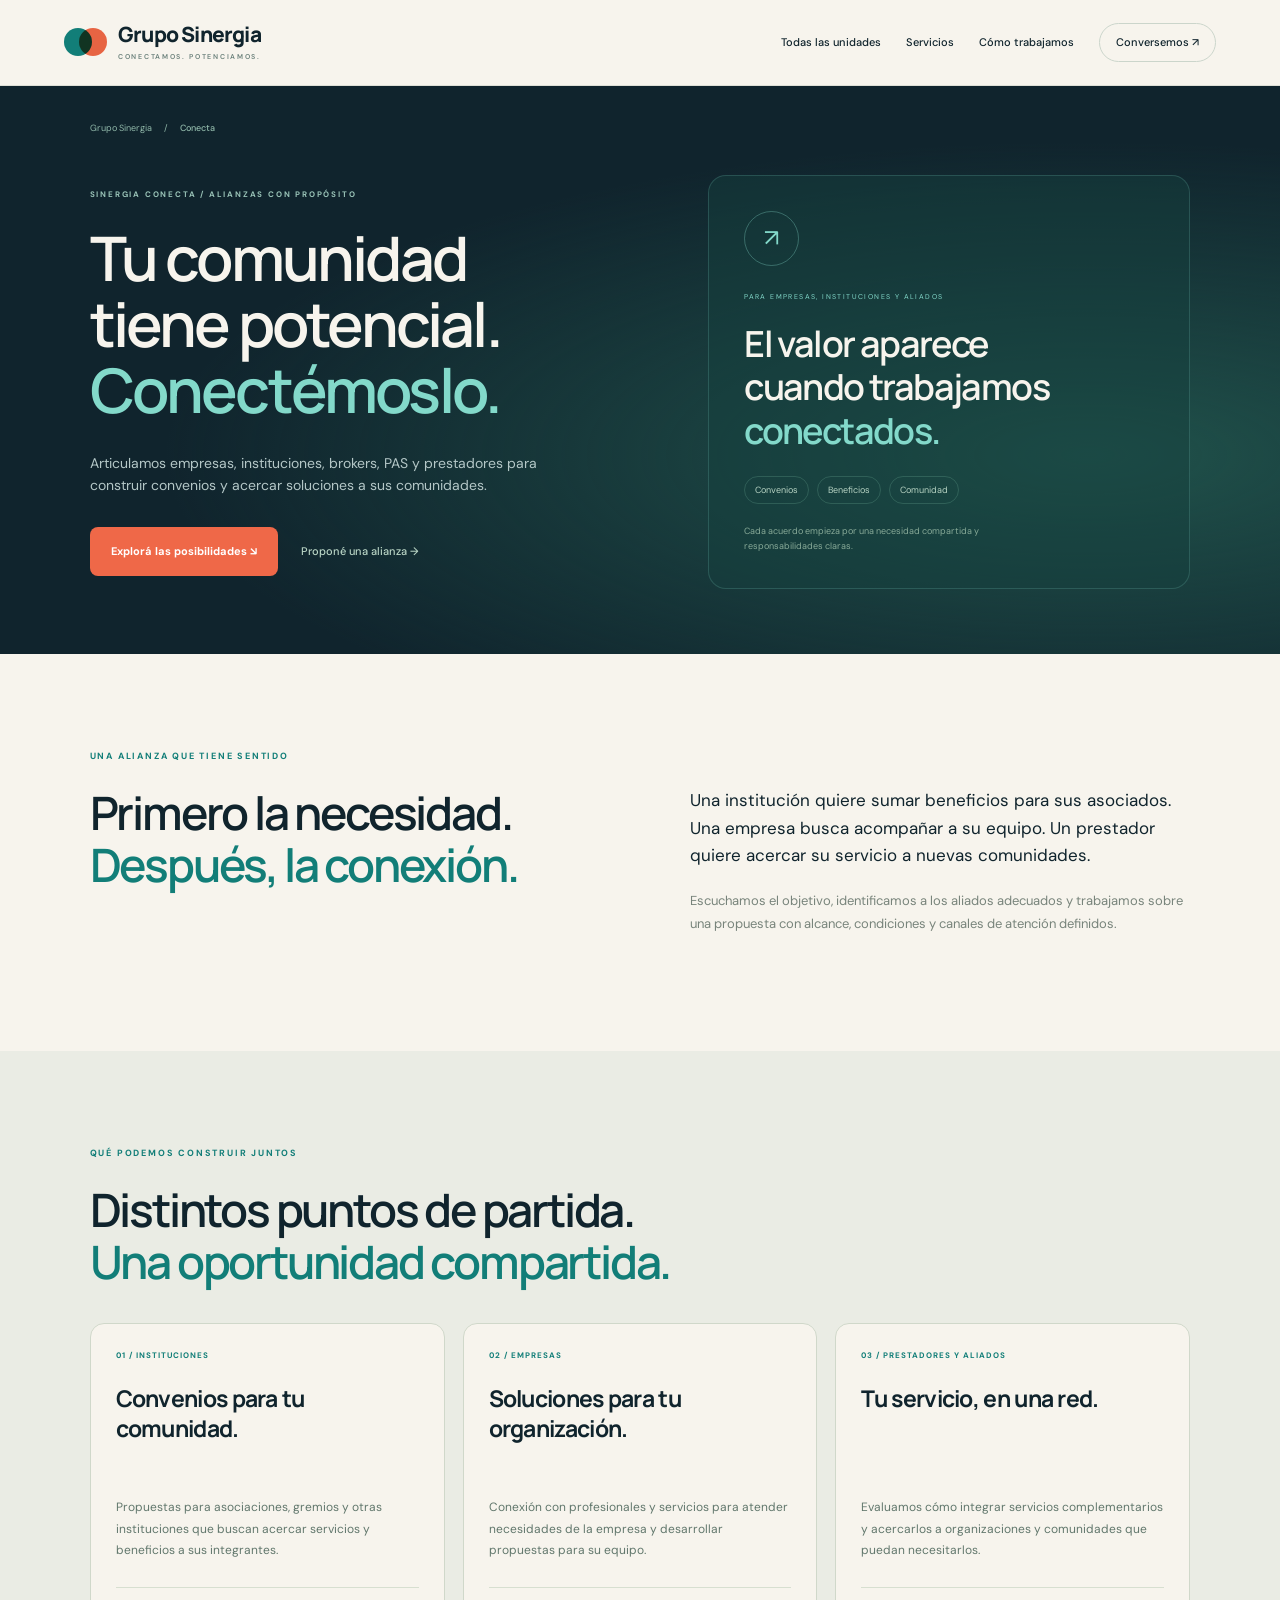
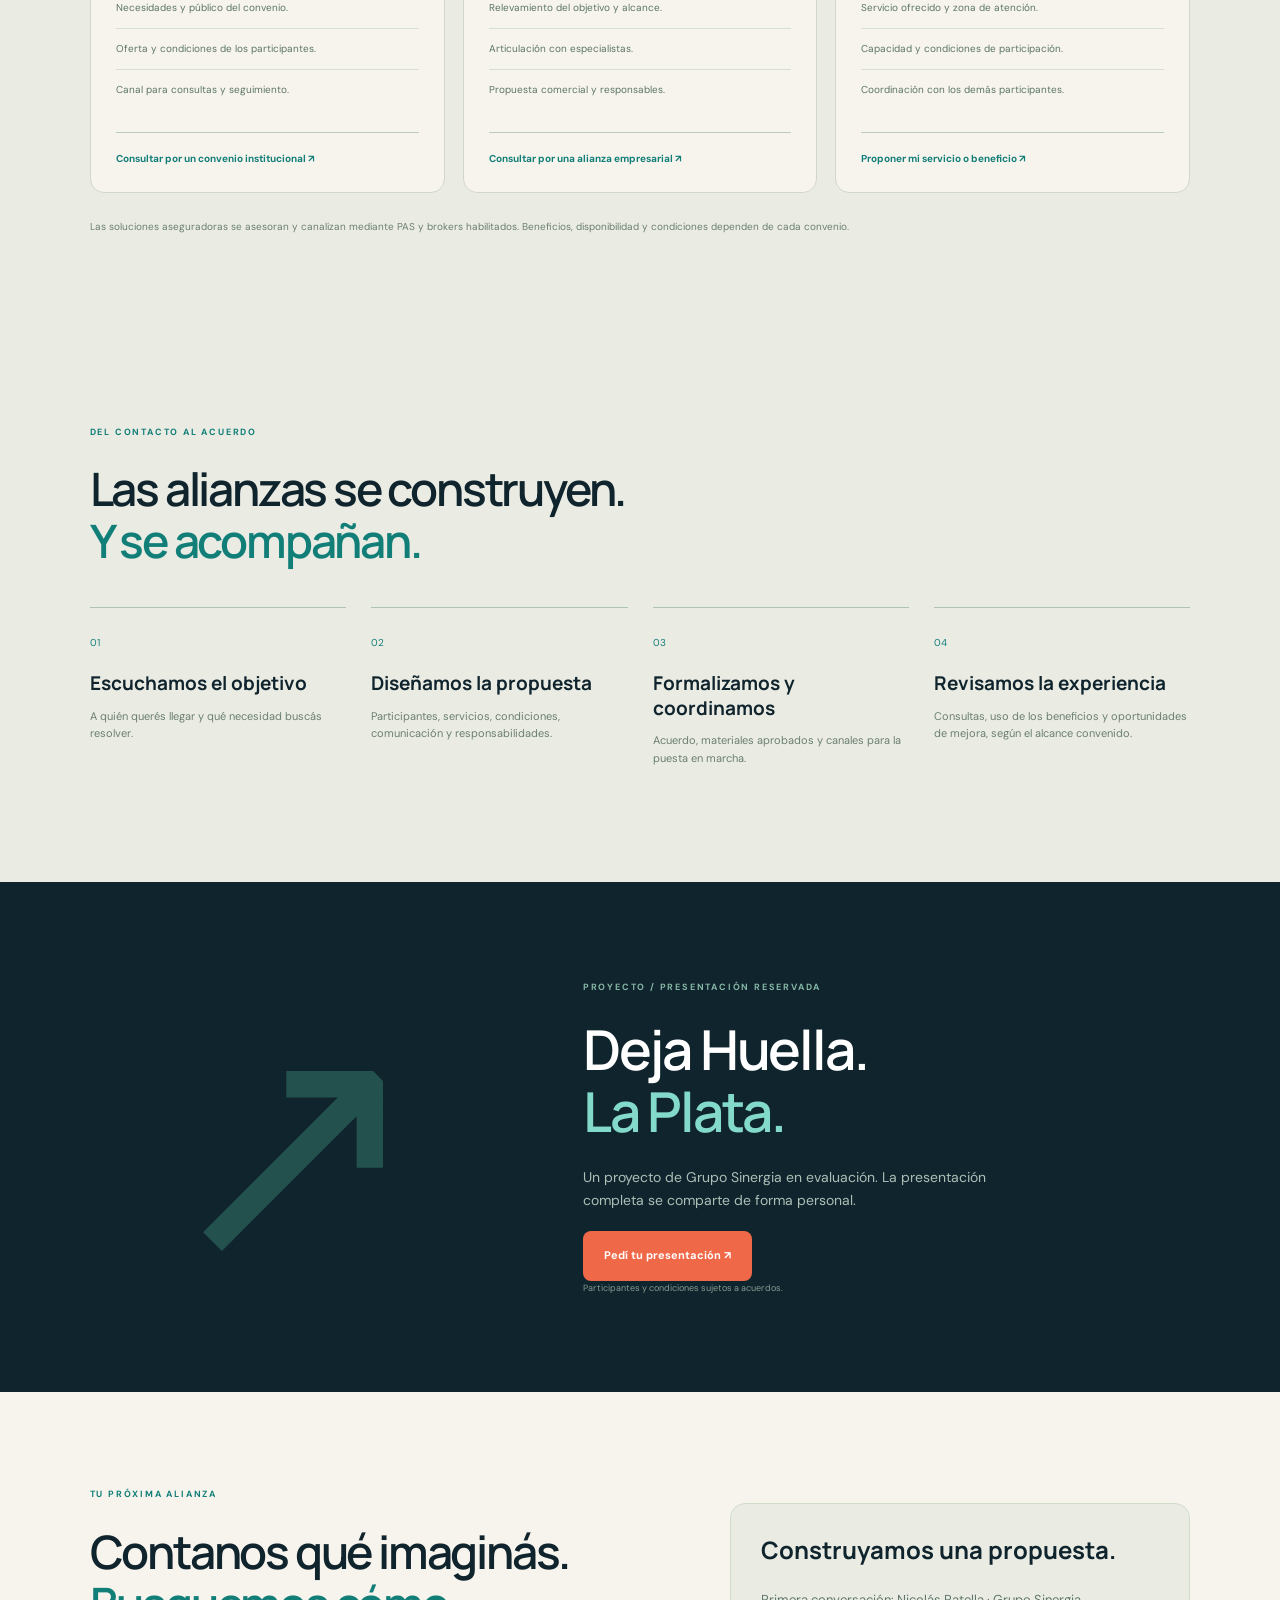
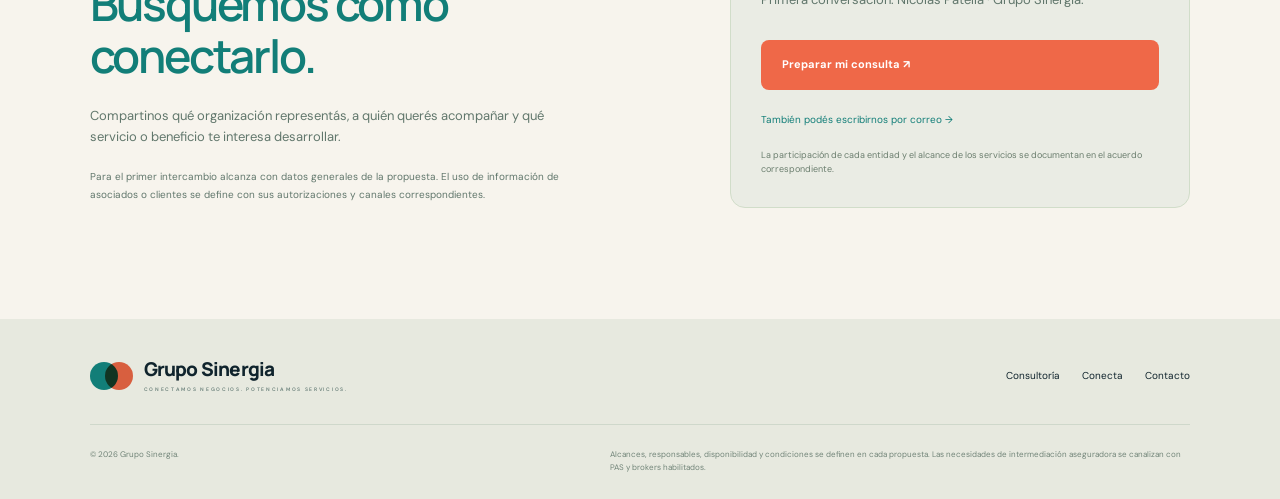
<file: conecta.html>
<!doctype html><html lang="es"><head><meta charset="utf-8"><meta name="viewport" content="width=device-width,initial-scale=1"><meta name="theme-color" content="#10242d"><title>Sinergia Conecta · Grupo Sinergia</title><meta name="description" content="Alianzas y convenios para empresas, instituciones y comunidades."><link rel="icon" href="data:image/svg+xml,%3Csvg xmlns=%22http://www.w3.org/2000/svg%22 viewBox=%220 0 40 30%22%3E%3Ccircle cx=%2214%22 cy=%2215%22 r=%2214%22 fill=%22%23127e78%22/%3E%3Ccircle cx=%2226%22 cy=%2215%22 r=%2214%22 fill=%22%23ef6848%22 fill-opacity=%22.85%22/%3E%3C/svg%3E"><link rel="stylesheet" href="/grupo.css"><link rel="stylesheet" href="/unidades.css"></head><body><header class="header"><a href="/" class="brand"><span class="brandmark"><i></i><i></i></span><span>Grupo Sinergia<small>CONECTAMOS. POTENCIAMOS.</small></span></a><nav aria-label="Navegación de unidad" class="unit-nav"><a href="/#unidades">Todas las unidades</a><a href="#servicios">Servicios</a><a href="#como">Cómo trabajamos</a><a href="#empezar" class="nav-contact">Conversemos ↗</a></nav></header><main><section class="unit-hero section"><div class="unit-breadcrumb"><a href="/">Grupo Sinergia</a><span>/</span><b>Conecta</b></div><div class="unit-hero-grid"><div><p class="eyebrow">SINERGIA CONECTA / ALIANZAS CON PROPÓSITO</p><h1>Tu comunidad<br>tiene potencial.<br><em>Conectémoslo.</em></h1><p>Articulamos empresas, instituciones, brokers, PAS y prestadores para construir convenios y acercar soluciones a sus comunidades.</p><div class="actions"><a class="button coral" href="#servicios">Explorá las posibilidades ↘</a><a class="subtle" href="/?unidad=conecta#contacto">Proponé una alianza →</a></div></div><div class="unit-manifest"><span class="manifest-icon">↗</span><p>PARA EMPRESAS, INSTITUCIONES Y ALIADOS</p><h2>El valor aparece<br>cuando trabajamos<br><em>conectados.</em></h2><div><span>Convenios</span><span>Beneficios</span><span>Comunidad</span></div><small>Cada acuerdo empieza por una necesidad compartida y responsabilidades claras.</small></div></div></section>
<section class="section scope-intro"><p class="eyebrow">UNA ALIANZA QUE TIENE SENTIDO</p><div class="intro-grid"><h2>Primero la necesidad.<br><em>Después, la conexión.</em></h2><div><p>Una institución quiere sumar beneficios para sus asociados. Una empresa busca acompañar a su equipo. Un prestador quiere acercar su servicio a nuevas comunidades.</p><p class="muted">Escuchamos el objetivo, identificamos a los aliados adecuados y trabajamos sobre una propuesta con alcance, condiciones y canales de atención definidos.</p></div></div></section>
<section class="section service-section" id="servicios"><p class="eyebrow">QUÉ PODEMOS CONSTRUIR JUNTOS</p><h2>Distintos puntos de partida.<br><em>Una oportunidad compartida.</em></h2><div class="service-grid"><article class="service-card"><span>01 / INSTITUCIONES</span><h3>Convenios para tu comunidad.</h3><p>Propuestas para asociaciones, gremios y otras instituciones que buscan acercar servicios y beneficios a sus integrantes.</p><ul><li>Necesidades y público del convenio.</li><li>Oferta y condiciones de los participantes.</li><li>Canal para consultas y seguimiento.</li></ul><a href="/?unidad=conecta&amp;modalidad=instituciones#contacto">Consultar por un convenio institucional ↗</a></article><article class="service-card"><span>02 / EMPRESAS</span><h3>Soluciones para tu organización.</h3><p>Conexión con profesionales y servicios para atender necesidades de la empresa y desarrollar propuestas para su equipo.</p><ul><li>Relevamiento del objetivo y alcance.</li><li>Articulación con especialistas.</li><li>Propuesta comercial y responsables.</li></ul><a href="/?unidad=conecta&amp;modalidad=empresas#contacto">Consultar por una alianza empresarial ↗</a></article><article class="service-card"><span>03 / PRESTADORES Y ALIADOS</span><h3>Tu servicio, en una red.</h3><p>Evaluamos cómo integrar servicios complementarios y acercarlos a organizaciones y comunidades que puedan necesitarlos.</p><ul><li>Servicio ofrecido y zona de atención.</li><li>Capacidad y condiciones de participación.</li><li>Coordinación con los demás participantes.</li></ul><a href="/?unidad=conecta&amp;modalidad=aliados#contacto">Proponer mi servicio o beneficio ↗</a></article></div><div class="service-note">Las soluciones aseguradoras se asesoran y canalizan mediante PAS y brokers habilitados. Beneficios, disponibilidad y condiciones dependen de cada convenio.</div></section>
<section id="como" class="section workflow-section"><p class="eyebrow">DEL CONTACTO AL ACUERDO</p><h2>Las alianzas se construyen.<br><em>Y se acompañan.</em></h2><ol class="unit-steps"><li><span>01</span><div><h3>Escuchamos el objetivo</h3><p>A quién querés llegar y qué necesidad buscás resolver.</p></div></li><li><span>02</span><div><h3>Diseñamos la propuesta</h3><p>Participantes, servicios, condiciones, comunicación y responsabilidades.</p></div></li><li><span>03</span><div><h3>Formalizamos y coordinamos</h3><p>Acuerdo, materiales aprobados y canales para la puesta en marcha.</p></div></li><li><span>04</span><div><h3>Revisamos la experiencia</h3><p>Consultas, uso de los beneficios y oportunidades de mejora, según el alcance convenido.</p></div></li></ol></section>
<section class="impact section unit-private-project"><div class="impact-symbol" aria-hidden="true">↗</div><div><p class="eyebrow">PROYECTO / PRESENTACIÓN RESERVADA</p><h2>Deja Huella.<br><em>La Plata.</em></h2><p>Un proyecto de Grupo Sinergia en evaluación. La presentación completa se comparte de forma personal.</p><a class="button coral" href="/?unidad=conecta#contacto">Pedí tu presentación ↗</a><small>Participantes y condiciones sujetos a acuerdos.</small></div></section>
<section class="section unit-contact" id="empezar"><div><p class="eyebrow">TU PRÓXIMA ALIANZA</p><h2>Contanos qué imaginás.<br><em>Busquemos cómo conectarlo.</em></h2><p>Compartinos qué organización representás, a quién querés acompañar y qué servicio o beneficio te interesa desarrollar.</p><p class="muted">Para el primer intercambio alcanza con datos generales de la propuesta. El uso de información de asociados o clientes se define con sus autorizaciones y canales correspondientes.</p></div><div class="unit-contact-card"><h3>Construyamos una propuesta.</h3><p>Primera conversación: Nicolás Patella · Grupo Sinergia.</p><a class="button coral" href="/?unidad=conecta#contacto">Preparar mi consulta ↗</a><a href="mailto:nicolas@sinergiaconsultoria.com.ar">También podés escribirnos por correo →</a><small>La participación de cada entidad y el alcance de los servicios se documentan en el acuerdo correspondiente.</small></div></section></main><footer><a class="brand" href="/"><span class="brandmark"><i></i><i></i></span><span>Grupo Sinergia<small>CONECTAMOS NEGOCIOS. POTENCIAMOS SERVICIOS.</small></span></a><div><a href="/consultoria">Consultoría</a><a href="/conecta">Conecta</a><a href="/#contacto">Contacto</a></div><div class="footer-bottom"><p>© 2026 Grupo Sinergia.</p><p>Alcances, responsables, disponibilidad y condiciones se definen en cada propuesta. Las necesidades de intermediación aseguradora se canalizan con PAS y brokers habilitados.</p></div></footer></body></html>
</file>
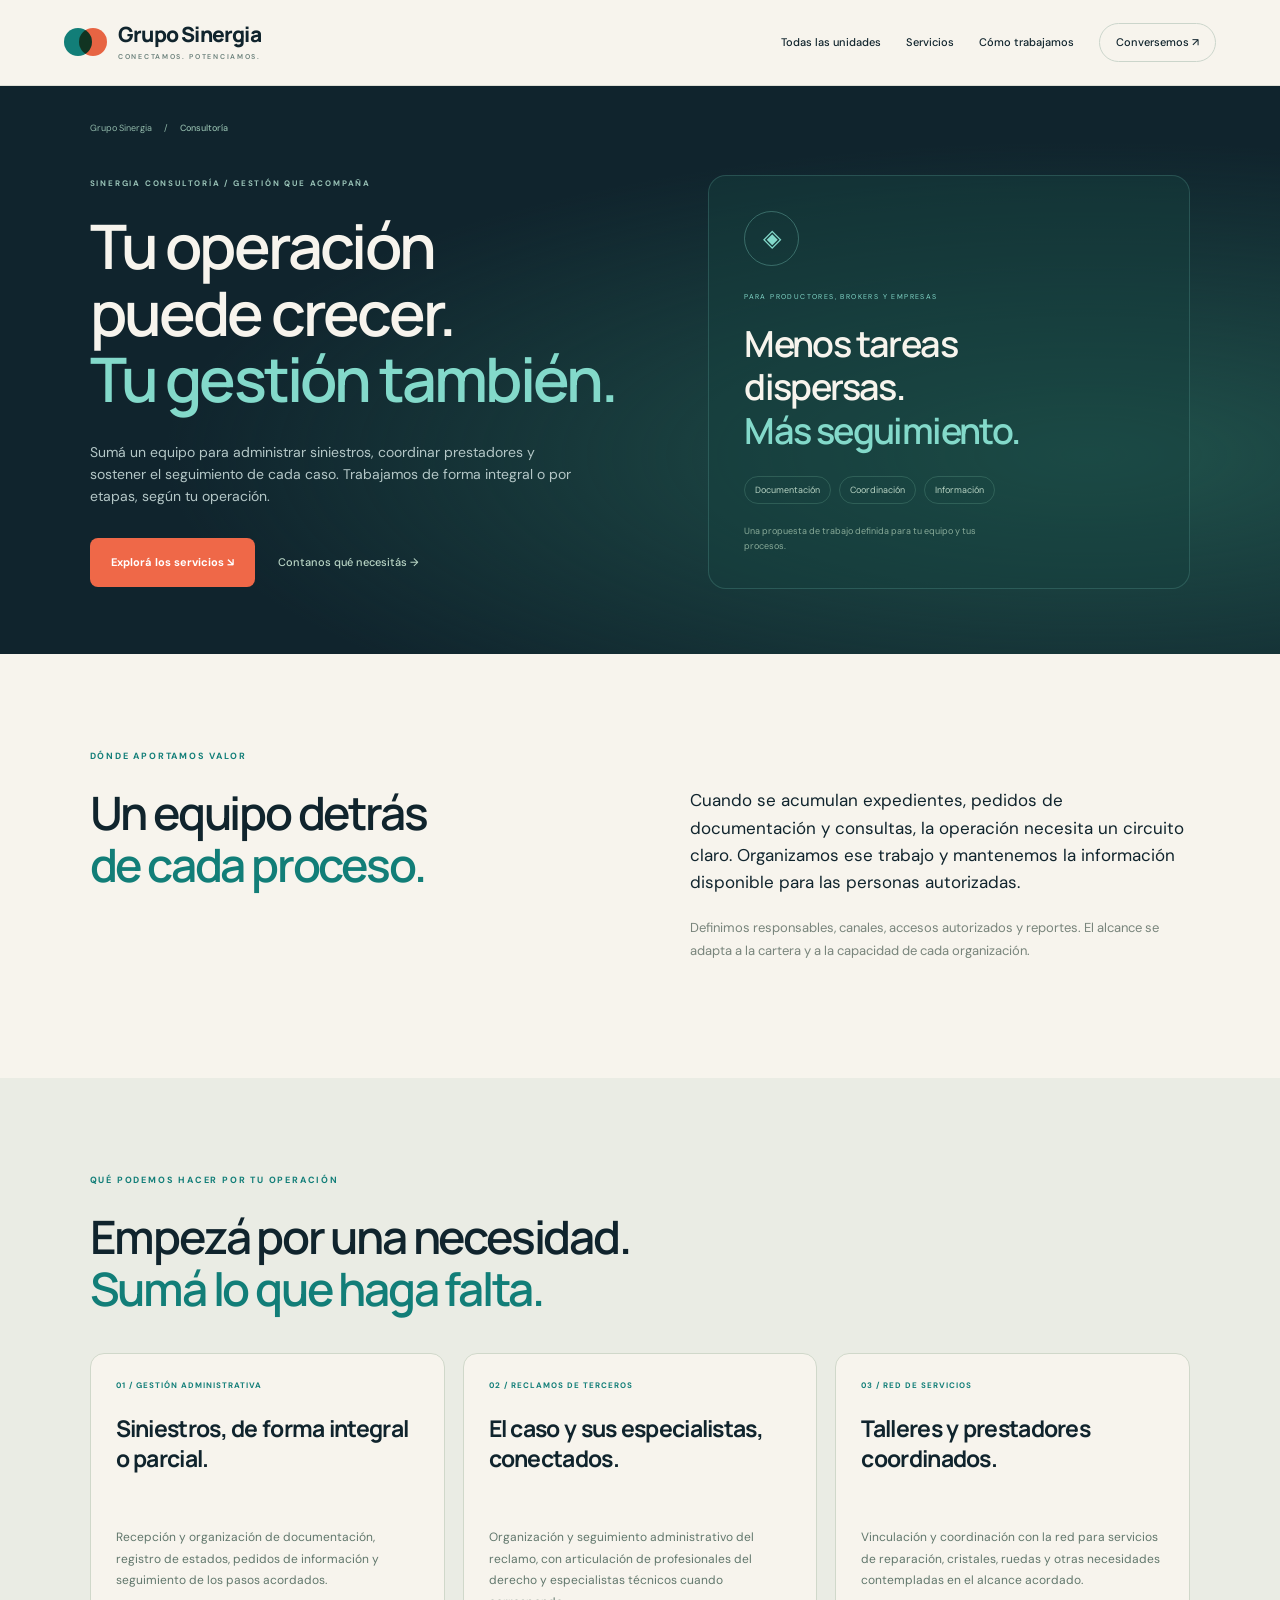
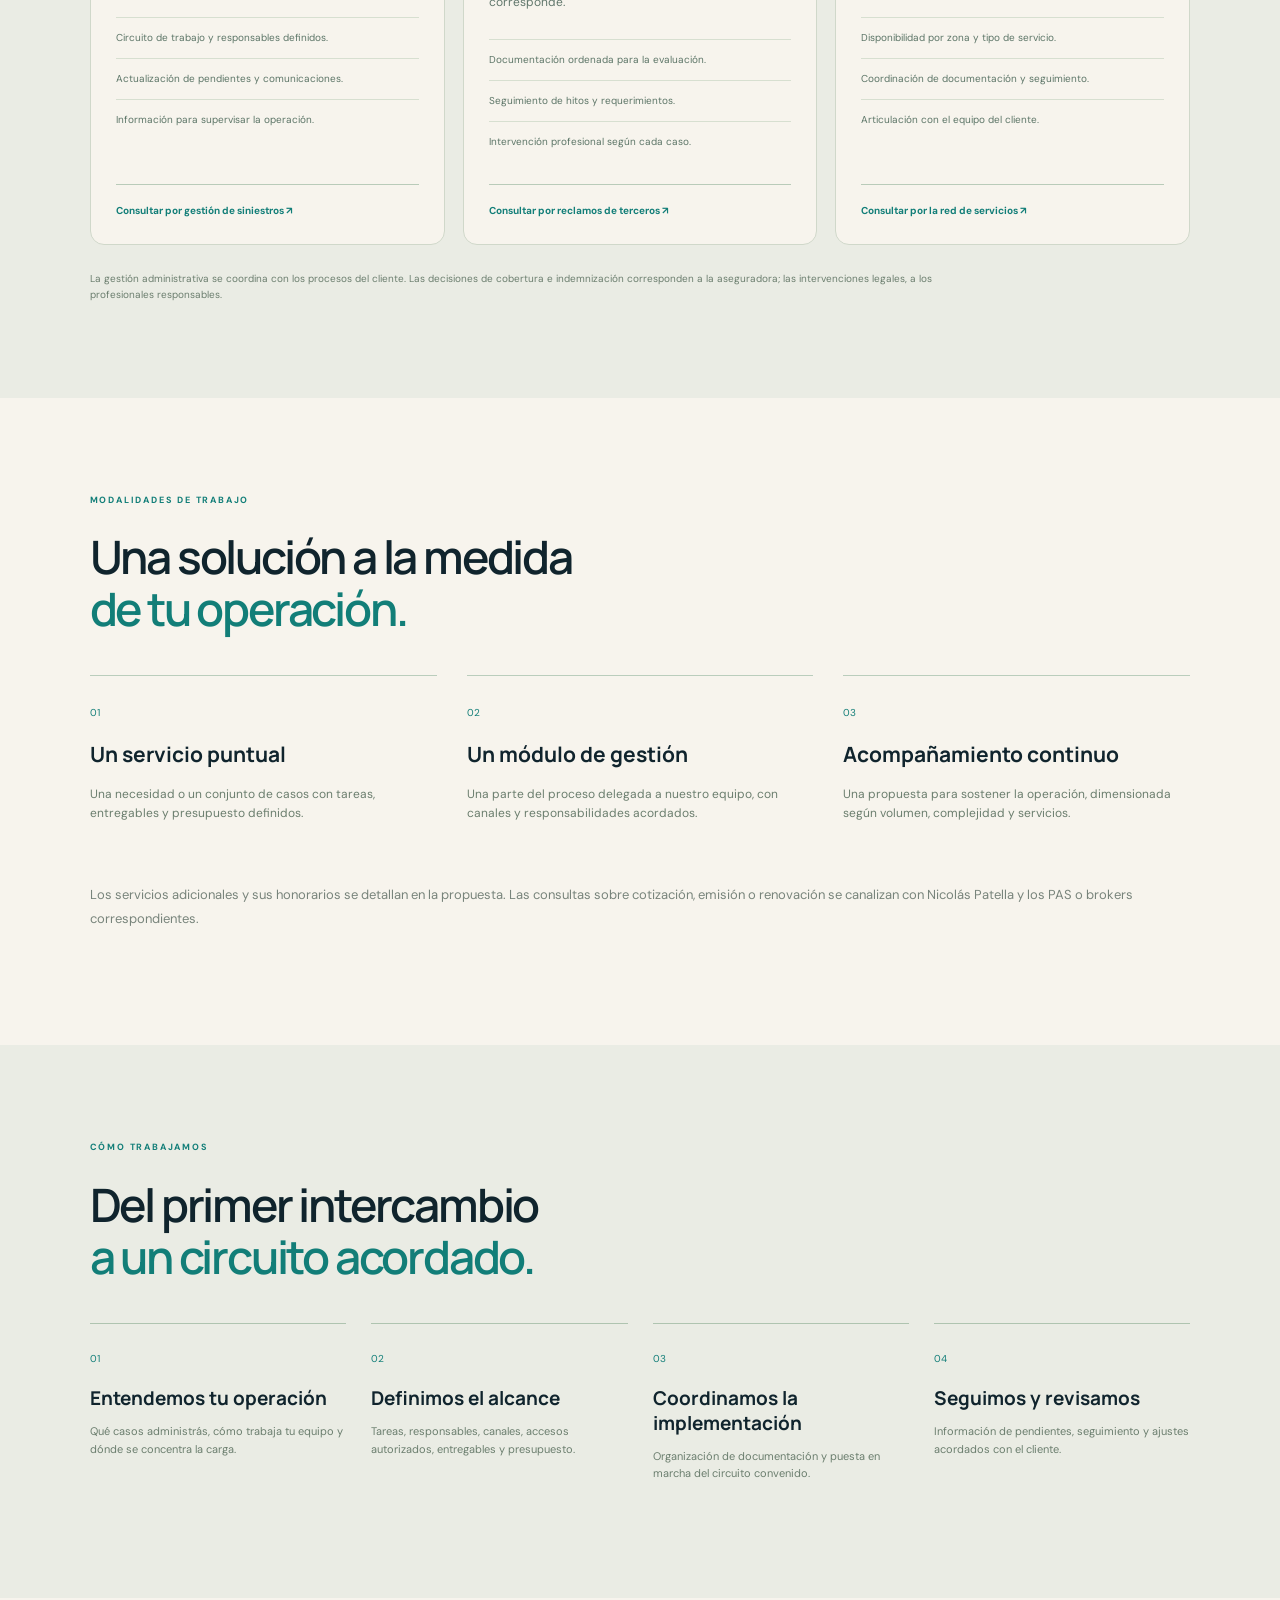
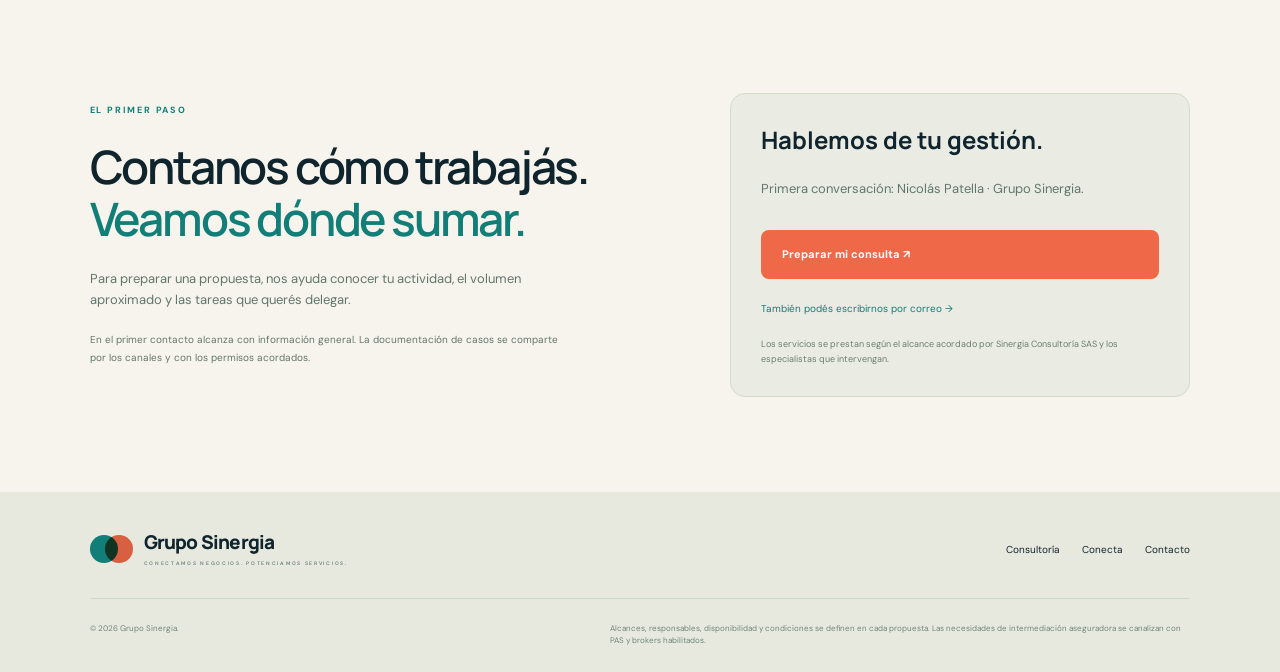
<file: consultoria.html>
<!doctype html><html lang="es"><head><meta charset="utf-8"><meta name="viewport" content="width=device-width,initial-scale=1"><meta name="theme-color" content="#10242d"><title>Sinergia Consultoría · Grupo Sinergia</title><meta name="description" content="Gestión administrativa de siniestros, reclamos de terceros y coordinación con la red de servicios."><link rel="icon" href="data:image/svg+xml,%3Csvg xmlns=%22http://www.w3.org/2000/svg%22 viewBox=%220 0 40 30%22%3E%3Ccircle cx=%2214%22 cy=%2215%22 r=%2214%22 fill=%22%23127e78%22/%3E%3Ccircle cx=%2226%22 cy=%2215%22 r=%2214%22 fill=%22%23ef6848%22 fill-opacity=%22.85%22/%3E%3C/svg%3E"><link rel="stylesheet" href="/grupo.css"><link rel="stylesheet" href="/unidades.css"></head><body><header class="header"><a href="/" class="brand"><span class="brandmark"><i></i><i></i></span><span>Grupo Sinergia<small>CONECTAMOS. POTENCIAMOS.</small></span></a><nav aria-label="Navegación de unidad" class="unit-nav"><a href="/#unidades">Todas las unidades</a><a href="#servicios">Servicios</a><a href="#como">Cómo trabajamos</a><a href="#empezar" class="nav-contact">Conversemos ↗</a></nav></header><main><section class="unit-hero section"><div class="unit-breadcrumb"><a href="/">Grupo Sinergia</a><span>/</span><b>Consultoría</b></div><div class="unit-hero-grid"><div><p class="eyebrow">SINERGIA CONSULTORÍA / GESTIÓN QUE ACOMPAÑA</p><h1>Tu operación<br>puede crecer.<br><em>Tu gestión también.</em></h1><p>Sumá un equipo para administrar siniestros, coordinar prestadores y sostener el seguimiento de cada caso. Trabajamos de forma integral o por etapas, según tu operación.</p><div class="actions"><a class="button coral" href="#servicios">Explorá los servicios ↘</a><a class="subtle" href="/?unidad=consultoria#contacto">Contanos qué necesitás →</a></div></div><div class="unit-manifest"><span class="manifest-icon">◈</span><p>PARA PRODUCTORES, BROKERS Y EMPRESAS</p><h2>Menos tareas<br>dispersas.<br><em>Más seguimiento.</em></h2><div><span>Documentación</span><span>Coordinación</span><span>Información</span></div><small>Una propuesta de trabajo definida para tu equipo y tus procesos.</small></div></div></section>
<section class="section scope-intro"><p class="eyebrow">DÓNDE APORTAMOS VALOR</p><div class="intro-grid"><h2>Un equipo detrás<br><em>de cada proceso.</em></h2><div><p>Cuando se acumulan expedientes, pedidos de documentación y consultas, la operación necesita un circuito claro. Organizamos ese trabajo y mantenemos la información disponible para las personas autorizadas.</p><p class="muted">Definimos responsables, canales, accesos autorizados y reportes. El alcance se adapta a la cartera y a la capacidad de cada organización.</p></div></div></section>
<section class="section service-section" id="servicios"><div class="section-heading"><div><p class="eyebrow">QUÉ PODEMOS HACER POR TU OPERACIÓN</p><h2>Empezá por una necesidad.<br><em>Sumá lo que haga falta.</em></h2></div></div><div class="service-grid"><article class="service-card"><span>01 / GESTIÓN ADMINISTRATIVA</span><h3>Siniestros, de forma integral o parcial.</h3><p>Recepción y organización de documentación, registro de estados, pedidos de información y seguimiento de los pasos acordados.</p><ul><li>Circuito de trabajo y responsables definidos.</li><li>Actualización de pendientes y comunicaciones.</li><li>Información para supervisar la operación.</li></ul><a href="/?unidad=consultoria&amp;modalidad=gestion#contacto">Consultar por gestión de siniestros ↗</a></article><article class="service-card"><span>02 / RECLAMOS DE TERCEROS</span><h3>El caso y sus especialistas, conectados.</h3><p>Organización y seguimiento administrativo del reclamo, con articulación de profesionales del derecho y especialistas técnicos cuando corresponde.</p><ul><li>Documentación ordenada para la evaluación.</li><li>Seguimiento de hitos y requerimientos.</li><li>Intervención profesional según cada caso.</li></ul><a href="/?unidad=consultoria&amp;modalidad=terceros#contacto">Consultar por reclamos de terceros ↗</a></article><article class="service-card"><span>03 / RED DE SERVICIOS</span><h3>Talleres y prestadores coordinados.</h3><p>Vinculación y coordinación con la red para servicios de reparación, cristales, ruedas y otras necesidades contempladas en el alcance acordado.</p><ul><li>Disponibilidad por zona y tipo de servicio.</li><li>Coordinación de documentación y seguimiento.</li><li>Articulación con el equipo del cliente.</li></ul><a href="/?unidad=consultoria&amp;modalidad=red#contacto">Consultar por la red de servicios ↗</a></article></div><div class="service-note">La gestión administrativa se coordina con los procesos del cliente. Las decisiones de cobertura e indemnización corresponden a la aseguradora; las intervenciones legales, a los profesionales responsables.</div></section>
<section class="section"><p class="eyebrow">MODALIDADES DE TRABAJO</p><h2>Una solución a la medida<br><em>de tu operación.</em></h2><div class="modes"><article><span>01</span><h3>Un servicio puntual</h3><p>Una necesidad o un conjunto de casos con tareas, entregables y presupuesto definidos.</p></article><article><span>02</span><h3>Un módulo de gestión</h3><p>Una parte del proceso delegada a nuestro equipo, con canales y responsabilidades acordados.</p></article><article><span>03</span><h3>Acompañamiento continuo</h3><p>Una propuesta para sostener la operación, dimensionada según volumen, complejidad y servicios.</p></article></div><p class="muted">Los servicios adicionales y sus honorarios se detallan en la propuesta. Las consultas sobre cotización, emisión o renovación se canalizan con Nicolás Patella y los PAS o brokers correspondientes.</p></section>
<section id="como" class="section workflow-section"><p class="eyebrow">CÓMO TRABAJAMOS</p><h2>Del primer intercambio<br><em>a un circuito acordado.</em></h2><ol class="unit-steps"><li><span>01</span><div><h3>Entendemos tu operación</h3><p>Qué casos administrás, cómo trabaja tu equipo y dónde se concentra la carga.</p></div></li><li><span>02</span><div><h3>Definimos el alcance</h3><p>Tareas, responsables, canales, accesos autorizados, entregables y presupuesto.</p></div></li><li><span>03</span><div><h3>Coordinamos la implementación</h3><p>Organización de documentación y puesta en marcha del circuito convenido.</p></div></li><li><span>04</span><div><h3>Seguimos y revisamos</h3><p>Información de pendientes, seguimiento y ajustes acordados con el cliente.</p></div></li></ol></section>
<section class="section unit-contact" id="empezar"><div><p class="eyebrow">EL PRIMER PASO</p><h2>Contanos cómo trabajás.<br><em>Veamos dónde sumar.</em></h2><p>Para preparar una propuesta, nos ayuda conocer tu actividad, el volumen aproximado y las tareas que querés delegar.</p><p class="muted">En el primer contacto alcanza con información general. La documentación de casos se comparte por los canales y con los permisos acordados.</p></div><div class="unit-contact-card"><h3>Hablemos de tu gestión.</h3><p>Primera conversación: Nicolás Patella · Grupo Sinergia.</p><a class="button coral" href="/?unidad=consultoria#contacto">Preparar mi consulta ↗</a><a href="mailto:nicolas@sinergiaconsultoria.com.ar">También podés escribirnos por correo →</a><small>Los servicios se prestan según el alcance acordado por Sinergia Consultoría SAS y los especialistas que intervengan.</small></div></section></main><footer><a class="brand" href="/"><span class="brandmark"><i></i><i></i></span><span>Grupo Sinergia<small>CONECTAMOS NEGOCIOS. POTENCIAMOS SERVICIOS.</small></span></a><div><a href="/consultoria">Consultoría</a><a href="/conecta">Conecta</a><a href="/#contacto">Contacto</a></div><div class="footer-bottom"><p>© 2026 Grupo Sinergia.</p><p>Alcances, responsables, disponibilidad y condiciones se definen en cada propuesta. Las necesidades de intermediación aseguradora se canalizan con PAS y brokers habilitados.</p></div></footer></body></html>
</file>
<file: grupo.css>
@import url('https://fonts.googleapis.com/css2?family=DM+Sans:wght@400;500;600;700&family=Manrope:wght@400;500;600;700;800&display=swap');
:root{--ink:#10242d;--teal:#127e78;--mint:#83d9ca;--coral:#ef6848;--paper:#f7f4ed;--line:#dedfd6}*{box-sizing:border-box}html{scroll-behavior:smooth;scroll-padding-top:100px}body{margin:0;background:var(--paper);color:var(--ink);font:16px/1.6 'DM Sans',Arial,sans-serif}button,input,select{font:inherit}a{color:inherit}button,a{-webkit-tap-highlight-color:transparent}button{cursor:pointer}a{text-decoration:none}button:focus-visible,a:focus-visible,select:focus-visible,[tabindex="0"]:focus-visible{outline:3px solid var(--coral);outline-offset:5px}h1,h2,h3,p{margin-top:0}h1,h2,h3,.brand{font-family:Manrope,Arial,sans-serif}h2{font-size:clamp(32px,3.6vw,54px);font-weight:600;line-height:1.13;letter-spacing:-2.2px;margin-bottom:24px}h2 em{font-style:normal;color:var(--teal)}h3{font-size:22px;line-height:1.3}p{margin-bottom:20px}.concept{background:#173a3d;color:#b8d6cd;text-align:center;padding:6px 15px;font-size:9px;letter-spacing:1.5px}.concept span{padding:0 8px}.header{display:flex;align-items:center;justify-content:space-between;gap:20px;padding:22px 5%;border-bottom:1px solid #dedfd6;background:#f7f4edf5;position:sticky;top:0;z-index:20;backdrop-filter:blur(15px)}.brand{display:flex;align-items:center;gap:14px;font-size:21px;font-weight:800;letter-spacing:-.8px;line-height:1.15}.brand small{display:block;font:600 7px/1.5 'DM Sans',sans-serif;letter-spacing:1.7px;margin-top:6px;color:#6b817b}.brandmark{position:relative;width:40px;height:29px;display:block;flex-shrink:0}.brandmark i{position:absolute;width:28px;height:28px;border-radius:50%;background:var(--teal);left:0}.brandmark i+i{left:15px;background:var(--coral);mix-blend-mode:multiply}.header nav{display:flex;align-items:center;gap:25px;font-size:11px;font-weight:500}.header nav>a{transition:color .2s}.header nav>a:hover{color:var(--teal)}.nav-contact{border:1px solid #cbd5cb;border-radius:25px;padding:10px 16px}.portal-link{background:none;border:0;border-left:1px solid #ccd5cb;font-size:11px;padding:7px 0 7px 20px;color:var(--teal);font-weight:700}.menu-toggle{display:none}.hero{background:radial-gradient(ellipse at 90% 70%,#1e5050 0,transparent 55%),var(--ink);color:var(--paper);padding:70px 6% 0;display:grid;grid-template-columns:1.05fr 1fr;column-gap:3%;overflow:hidden}.eyebrow{font-size:9px;font-weight:700;letter-spacing:1.8px;color:var(--teal);margin-bottom:24px;display:flex;align-items:center;gap:9px}.hero .eyebrow{color:#99c3b7}.live-dot{height:5px;width:5px;display:inline-block;background:var(--mint);border-radius:50%}h1{font-size:clamp(48px,5.7vw,86px);font-weight:600;line-height:1.03;letter-spacing:-4px;margin:0 0 28px}h1>span{color:var(--mint)}h1 .lastword{background:linear-gradient(95deg,#83d9ca,#dad5b8 60%,#ef9272);background-clip:text;-webkit-background-clip:text;color:transparent}.hero-copy{max-width:430px;font-size:14px;color:#b4c7c7;line-height:1.8}.actions{display:flex;align-items:center;gap:23px;margin:30px 0 42px;flex-wrap:wrap}.button{display:inline-flex;align-items:center;justify-content:space-between;gap:25px;border-radius:8px;padding:16px 21px;font-size:11px;font-weight:700;border:0;transition:transform .2s,background .2s}.button:hover{transform:translateY(-2px)}.coral{background:var(--coral);color:white}.dark{background:var(--ink);color:white}.subtle{display:inline-flex;align-items:center;gap:22px;font-size:11px;font-weight:500}.hero .subtle{color:#cad6d1}.hero-visual{position:relative;align-self:center;padding-top:14px}.visual-label,.visual-footer{display:flex;justify-content:space-between;font-size:8px;letter-spacing:1.7px;color:#799e96}.visual-label b{font-weight:400}.visual-footer{border-top:1px solid #47706b;padding-top:17px;margin-top:15px}.visual-footer>span:last-child{font-size:20px;line-height:1}.ecosystem{position:relative;height:440px;max-width:540px;margin:auto}.orbit{position:absolute;border:1px solid #5a8b7e35;border-radius:50%;left:50%;top:50%;transform:translate(-50%,-50%)}.orbit-one{width:200px;height:200px}.orbit-two{width:320px;height:320px}.orbit-three{width:430px;height:430px}.core{position:absolute;left:50%;top:50%;transform:translate(-50%,-50%);display:flex;flex-direction:column;align-items:center;justify-content:center;width:178px;height:178px;border-radius:50%;background:radial-gradient(at top,#286358,#184343);box-shadow:0 0 60px #76d4b810,inset 0 0 0 1px #85d7ba40}.coremark{position:relative;width:70px;height:43px;margin-bottom:6px}.coremark i{position:absolute;left:0;width:43px;height:43px;background:#83d9ca;border-radius:50%}.coremark i+i{left:27px;background:var(--coral);opacity:.9}.core b{font:800 24px Manrope;letter-spacing:-1px}.core small{font-size:6px;letter-spacing:1.5px;color:#a5cabb;margin-top:8px}.sat{position:absolute;display:flex;align-items:center;gap:10px;padding:13px 15px;border:1px solid #698b7855;border-radius:10px;background:#17373cec;font:600 12px Manrope;box-shadow:0 10px 35px #0002;transition:transform .2s,border-color .2s}.sat:hover{transform:translateY(-4px);border-color:var(--mint)}.sat>span{font:400 8px 'DM Sans';color:#94b4a5}.sat i{font-style:normal;color:#83d9ca;margin-left:12px}.sat-one{left:13%;top:9%}.sat-two{right:0;top:30%}.sat-three{right:4%;bottom:15%}.sat-four{left:5%;bottom:11%}.sat-five{left:0;top:43%;display:grid;grid-template-columns:auto auto;gap:0 10px}.sat-five small{grid-column:2;font:500 6px 'DM Sans';letter-spacing:1px;color:#c0bc98;margin-top:4px}.hero-bottom{grid-column:1/-1;display:flex;align-items:center;justify-content:space-between;padding:24px 0;border-top:1px solid #5a80734d;color:#94b5aa;font-size:10px}.hero-bottom>a{font-size:8px;letter-spacing:1.5px}.hero-bottom>a span{margin-left:25px;font-size:17px}.section{padding:95px 7%}.intro-grid{display:grid;grid-template-columns:1fr 1fr;gap:9%}.intro h2{font-size:clamp(38px,4.8vw,69px);letter-spacing:-3px}.intro-copy>p:first-child{font-size:19px;line-height:1.7}.muted{font-size:13px;color:#78847b;line-height:1.8}.pillars{display:grid;grid-template-columns:repeat(3,1fr);border-top:1px solid var(--line);padding-top:25px;gap:15px;margin-top:28px}.pillars b{display:block;font-size:12px}.pillars span{display:block;font-size:10px;color:#78847b;margin-top:6px}.units{background:#eaece4}.section-heading{display:flex;align-items:flex-end;justify-content:space-between;gap:30px;margin-bottom:38px}.section-heading h2{margin-bottom:0}.section-heading>.muted{font-size:11px;margin-bottom:5px}.unit-explorer{display:grid;grid-template-columns:1fr 1.15fr;gap:40px}.unit-list{display:flex;flex-direction:column}.unit-list button{border:0;border-bottom:1px solid #cbd2c6;background:transparent;text-align:left;padding:20px 9px;display:flex;align-items:center;gap:20px;color:#71827a}.unit-list button>span{font-size:9px}.unit-list button>div{font:600 24px Manrope;letter-spacing:-.8px}.unit-list button small{display:block;font:400 10px 'DM Sans';letter-spacing:0;margin-top:5px}.unit-list i{font-style:normal;margin-left:auto;font-size:22px}.unit-list [aria-selected="true"]{color:var(--teal);border-bottom-color:var(--teal);background:#dce5d957;padding-left:18px}.unit-panel{background:var(--ink);color:white;border-radius:18px;padding:36px;display:flex;flex-direction:column;justify-content:space-between;min-height:480px;position:relative;overflow:hidden}.unit-panel:after{content:'';position:absolute;width:280px;height:280px;right:-140px;top:-130px;border:1px solid #82c8ab30;border-radius:50%;box-shadow:0 0 0 35px #82c8ab08,0 0 0 70px #82c8ab05;pointer-events:none}.unit-panel .eyebrow{color:#8dbbad}.unit-panel h3{font-size:33px;font-weight:500;letter-spacing:-1px;max-width:420px}.unit-panel p{font-size:13px;color:#b2c6c1;max-width:410px}.unit-panel ul{list-style:none;margin:0 0 24px;padding:0}.unit-panel li{font-size:11px;border-bottom:1px solid #72988b30;padding:11px 0}.unit-panel li:before{content:'↗';color:var(--mint);margin-right:15px}.unit-panel .subtle{color:var(--mint);align-self:flex-start}.unit-panel small{display:block;font-size:9px;color:#b6bfa8;margin:15px 0 0}.unit-glyph{width:48px;height:48px;border:1px solid #71ab9640;border-radius:50%;display:flex;align-items:center;justify-content:center;margin:0 0 20px;font-size:23px;color:var(--mint)}.audience-tabs{display:flex;gap:8px;flex-wrap:wrap;margin:35px 0}.audience-tabs button{background:transparent;border:1px solid #cdd7cb;border-radius:30px;padding:12px 20px;font-size:11px;color:#5d766a}.audience-tabs [aria-selected="true"]{background:var(--teal);color:white;border-color:var(--teal)}.audience-panel{display:grid;grid-template-columns:1fr 1fr;gap:8%;padding-top:22px;border-top:1px solid var(--line)}.audience-panel h3{font-size:31px;letter-spacing:-1px;font-weight:500}.audience-panel>div>p{font-size:14px;color:#667a70;max-width:450px}.solution-row{display:flex;align-items:center;justify-content:space-between;gap:20px;padding:15px 0;border-bottom:1px solid var(--line);font-size:12px}.solution-row span{font-size:9px;color:var(--teal)}.audience-panel .button{margin-top:20px}.technology{background:#e7ebe4;display:grid;grid-template-columns:1fr 1.15fr;gap:6%;align-items:center;overflow:hidden}.tech-copy>p:not(.eyebrow){font-size:14px;max-width:400px;color:#647970}.tech-copy .tech-note{font-size:10px!important;margin-top:20px}.product-preview{border:1px solid #c7d6c9;border-radius:14px;background:#f9faf5;box-shadow:0 35px 50px #30533d16;transform:perspective(1200px) rotateY(-6deg);overflow:hidden}.product-top{padding:17px 18px;border-bottom:1px solid #dee6da;display:flex;align-items:center;gap:8px}.product-top b{font-size:9px;font-weight:600}.mini-mark{color:var(--teal);text-shadow:5px 0 var(--coral);font-size:18px;margin-right:5px}.preview-tag{font-size:5px;letter-spacing:.7px;margin-left:auto;color:#647970;background:#e9eee5;padding:5px;border-radius:4px}.product-body{display:flex;min-height:300px}.product-side{padding:22px 12px;background:#eff3eb;display:flex;flex-direction:column;gap:18px;min-width:88px}.product-side span{font-size:8px;color:#698375}.product-side .active{color:var(--teal)}.product-content{padding:22px 18px;flex:1;min-width:0}.row{display:flex;align-items:center;justify-content:space-between;gap:10px}.product-content h3{font-size:18px;margin:0}.tag{font-size:7px;padding:4px 7px;border-radius:20px;background:#e2eee5;color:#50745d}.product-mini{display:grid;grid-template-columns:1fr 1fr;gap:9px;margin:22px 0}.product-mini>div{padding:14px 10px;background:white;border:1px solid #e1e6dc;border-radius:9px}.product-mini small{display:block;font-size:6px;color:#6c8877;letter-spacing:1px}.product-mini b{font:600 17px Manrope;letter-spacing:-.7px;margin-top:6px;display:block}.task{display:flex;align-items:center;gap:10px;padding:13px 0;border-top:1px solid #e1e6dc}.task>i{width:5px;height:5px;border-radius:50%;background:var(--teal);flex-shrink:0}.task>i.orange{background:var(--coral)}.task div{flex:1}.task b{display:block;font-size:9px}.task div span{font-size:7px;color:#829185;display:block;margin-top:3px}.task>span{font-size:12px;color:#94aa99}.illustration-note{font-size:6px;color:#829185;margin:12px 0 0}.impact{background:var(--ink);color:white;display:grid;grid-template-columns:1fr 1.5fr;gap:8%;align-items:center}.impact-symbol{font:300 clamp(150px,25vw,360px)/1 Manrope;color:#22514e;align-self:center;text-align:center}.impact .eyebrow{color:#86b7a5}.impact h2{font-size:clamp(38px,4.3vw,65px)}.impact h2 em{color:var(--mint)}.impact p:not(.eyebrow){font-size:14px;color:#acbfb7;max-width:460px}.impact .subtle{color:#93d1bb;margin:8px 0 20px}.impact small{display:block;font-size:9px;color:#829c91;max-width:400px}.contact{display:grid;grid-template-columns:1fr 1fr;gap:8%;align-items:center}.contact p:not(.eyebrow){font-size:13px;color:#758478}.mail{font-size:12px;border-bottom:1px solid #b7c6b7;padding-bottom:6px}.contact-card{padding:35px;border:1px solid #d9ded1;border-radius:16px;background:#eeeee5}.contact-card label{font-size:13px;display:block;margin-bottom:14px;font-weight:500}.contact-card select{display:block;width:100%;padding:15px 12px;background:var(--paper);border:1px solid #ccd8c8;border-radius:7px;font-size:11px;color:var(--ink);margin-bottom:22px}.contact-card .button{width:100%;font-size:11px}.contact-card p{font-size:9px!important;margin:17px 0 0}footer{background:#e7e9df;padding:40px 7% 25px;display:flex;justify-content:space-between;align-items:center;flex-wrap:wrap;gap:30px}footer>.brand{font-size:19px}footer>.brand small{font-size:5px}footer>div:not(.footer-bottom){display:flex;gap:22px;align-items:center;font-size:10px}footer button{border:0;background:none;font-size:10px;color:var(--teal);padding:0}.footer-bottom{width:100%;border-top:1px solid #cfd8cb;padding-top:23px;display:flex;justify-content:space-between;gap:40px}.footer-bottom p{font-size:8px;color:#718478;margin:0;max-width:580px}.footer-bottom p:first-child{min-width:220px}dialog{border:0;border-radius:18px;padding:30px;width:min(470px,92vw);background:var(--paper);color:var(--ink);box-shadow:0 20px 100px #0003}dialog::backdrop{background:#10242dcc;backdrop-filter:blur(6px)}dialog h2{font-size:32px;letter-spacing:-1px}dialog>p:not(.eyebrow){font-size:12px}.close{float:right;background:#e5eadd;border:0;border-radius:50%;width:30px;height:30px;font-size:22px}.portal-option{display:flex;justify-content:space-between;align-items:center;border-top:1px solid #d5dfcf;padding:20px 0}.portal-option b{display:block;font-size:14px}.portal-option span{display:block;font-size:11px;color:#78847b;margin-top:4px}.portal-option i{font-style:normal;font-size:20px;color:var(--teal)}
@media(min-width:1550px){.hero,.section{padding-left:max(7%,calc((100vw - 1330px)/2));padding-right:max(7%,calc((100vw - 1330px)/2))}.hero{grid-template-columns:1fr 1fr}.hero-visual{min-width:480px}}
@media(max-width:1050px){.header nav{gap:15px;font-size:10px}.brand{font-size:18px}.header .brand small{font-size:5px}.header{padding:19px 4%}.hero{padding-top:55px}.hero-copy{font-size:12px}.ecosystem{height:390px}.orbit-three{width:350px;height:350px}.orbit-two{width:270px;height:270px}.core{width:145px;height:145px}.sat{font-size:10px;padding:11px;gap:8px}.sat-one{left:6%;top:7%}.sat-five{left:0;top:39%}.sat-three{right:0;bottom:17%}.sat-four{left:3%;bottom:7%}.section{padding:75px 6%}.unit-panel{padding:28px}.unit-list button>div{font-size:22px}.unit-explorer{gap:25px}.product-side{display:none}}
@media(max-width:780px){.header{padding:18px 6%}.header .brand{font-size:19px}.header .brand small{font-size:6px}.menu-toggle{display:flex;align-items:center;gap:12px;background:none;border:0;color:var(--ink);font-size:11px}.menu-toggle span{font-size:17px}.header nav{display:none;position:absolute;left:0;right:0;top:100%;background:var(--paper);padding:20px 6% 28px;box-shadow:0 20px 30px #10242d15;align-items:stretch;gap:0}.header nav.open{display:flex;flex-direction:column}.header nav>a,.header nav>button{padding:13px 0;border:0;border-bottom:1px solid var(--line);border-radius:0;font-size:13px;text-align:left}.hero{grid-template-columns:1fr;padding:45px 7% 0}h1{font-size:clamp(50px,10.7vw,76px);letter-spacing:-3.1px;line-height:1.02}.hero .eyebrow{font-size:8px;letter-spacing:1.4px;margin-bottom:26px}.hero-copy{font-size:13px;max-width:470px}.hero .actions{gap:20px;margin:26px 0 30px}.hero-visual{max-width:520px;width:100%;margin:0 auto 30px}.ecosystem{height:380px}.sat-one{left:16%;top:8%}.sat-two{right:0;top:30%}.sat-five{left:0;top:43%}.sat-three{right:3%;bottom:15%}.sat-four{left:8%;bottom:9%}.visual-label,.visual-footer{font-size:6px}.orbit-three{width:350px;height:350px}.hero-bottom{font-size:8px;gap:20px}.hero-bottom>a{font-size:6px;letter-spacing:1px}.hero-bottom>a span{margin-left:8px}.section{padding:60px 7%}.intro-grid,.unit-explorer,.audience-panel,.technology,.contact{grid-template-columns:1fr;gap:28px}.intro h2{font-size:46px;letter-spacing:-2px}.intro-copy>p:first-child{font-size:17px}.pillars{gap:10px}.pillars b{font-size:11px}.pillars span{font-size:9px}.section-heading{display:block;margin-bottom:27px}.section-heading>.muted{margin:18px 0 0}.section-heading>.muted br{display:none}h2{font-size:36px;letter-spacing:-1.7px}.eyebrow{font-size:8px;letter-spacing:1.5px;margin-bottom:18px}.unit-list button{padding:15px 5px;gap:17px}.unit-list button>div{font-size:22px}.unit-list button small{font-size:9px}.unit-panel{min-height:440px;padding:28px}.unit-panel h3{font-size:30px}.unit-panel p{font-size:12px}.unit-panel li{font-size:10px}.audience-tabs{gap:8px;margin:27px 0}.audience-tabs button{font-size:10px;padding:10px 13px}.audience-panel h3{font-size:27px}.audience-panel>div>p{font-size:13px}.technology{gap:32px}.tech-copy>p:not(.eyebrow){font-size:13px}.product-preview{transform:none}.product-content{padding:20px 16px}.product-side{display:flex;min-width:72px;padding:22px 9px}.product-content h3{font-size:15px}.product-mini b{font-size:15px}.product-top{padding:15px 12px}.product-top b{font-size:8px}.product-top .preview-tag{font-size:5px}.impact{grid-template-columns:1fr;gap:0}.impact-symbol{display:none}.impact h2{font-size:43px}.impact p:not(.eyebrow){font-size:13px}.contact-card{padding:24px}.contact h2{font-size:39px}.mail{font-size:11px}footer{padding:35px 7% 25px;display:block}footer>div:not(.footer-bottom){margin:28px 0;flex-wrap:wrap;gap:20px}.footer-bottom{display:block}.footer-bottom p{margin:0 0 15px}.concept{font-size:7px;letter-spacing:.8px}html{scroll-padding-top:86px}}
@media(prefers-reduced-motion:reduce){html{scroll-behavior:auto}*{transition:none!important}}

.unit-project{margin-top:24px;border-top:1px solid #72988b50;padding-top:15px}.unit-project>small{font-size:7px;letter-spacing:1.2px;color:#87aa99;margin:0 0 8px}.unit-project>a{display:block;border-radius:8px;background:#28504780;padding:12px}.unit-project b{display:block;font-size:12px;font-weight:600;color:#e1eee5}.unit-project span{font-size:9px;color:#9bd1bb;display:block;margin-top:5px}
</file>
<file: unidades.css>
.unit-nav{display:flex!important}.unit-breadcrumb{display:flex;align-items:center;gap:12px;font-size:9px;color:#91b9aa;margin-bottom:40px}.unit-breadcrumb b{font-weight:500}.unit-hero{background:radial-gradient(at 85% 65%,#20524b,transparent 60%),#10242d;color:#f7f4ed;padding-top:35px;padding-bottom:65px}.unit-hero-grid{display:grid;grid-template-columns:1.1fr 1fr;align-items:center;gap:8%}.unit-hero h1{font-size:clamp(40px,4.8vw,68px);letter-spacing:-2.8px;line-height:1.08}.unit-hero h1 em{font-style:normal;color:#83d9ca}.unit-hero .eyebrow{color:#99c3b7;font-size:8px}.unit-hero p:not(.eyebrow){font-size:14px;color:#b4c7c7;max-width:500px}.unit-hero .subtle{color:#b9d5c5}.unit-hero .actions{margin-bottom:0}.unit-manifest{border:1px solid #83d9ca30;border-radius:18px;padding:35px;background:#16413f77}.manifest-icon{display:flex;border:1px solid #83d9ca55;border-radius:50%;width:55px;height:55px;align-items:center;justify-content:center;font-size:24px;color:#83d9ca;margin-bottom:25px}.unit-manifest p{font-size:7px!important;letter-spacing:1.4px;color:#83d9ca!important}.unit-manifest h2{font-size:36px;letter-spacing:-1.6px;line-height:1.2}.unit-manifest em{color:#83d9ca}.unit-manifest>div{display:flex;gap:8px;flex-wrap:wrap}.unit-manifest>div>span{font-size:9px;border:1px solid #80c3a838;padding:6px 10px;border-radius:20px;color:#b7d3c3}.unit-manifest small{display:block;font-size:9px;color:#88aa98;margin-top:20px;max-width:270px}.scope-intro .intro-grid>div>p:not(.muted){font-size:17px}.service-section{background:#eaece4}.service-grid{display:grid;grid-template-columns:repeat(3,minmax(0,1fr));gap:18px;margin-top:35px}.service-card{background:#f7f4ed;border:1px solid #d0d8ca;border-radius:14px;padding:25px;display:flex;flex-direction:column}.service-card>span{font-size:8px;letter-spacing:1px;color:#127e78;font-weight:700;margin-bottom:22px}.service-card h3{font-size:23px;letter-spacing:-.7px;min-height:90px}.service-card p{font-size:12px;color:#61776c;line-height:1.8}.service-card ul{list-style:none;padding:0;margin:5px 0 22px;flex:1}.service-card li{font-size:10px;border-top:1px solid #d7dfd0;padding:12px 0;color:#5c7567}.service-card a{font-size:10px;font-weight:700;color:#127e78;border-top:1px solid #b9cbb9;padding-top:18px}.service-note{font-size:10px;color:#6b7e6e;max-width:850px;margin-top:26px}.modes{display:grid;grid-template-columns:repeat(3,1fr);gap:30px;margin:40px 0}.modes article{border-top:1px solid #bacdbc;padding-top:22px}.modes span{font-size:10px;color:#127e78}.modes h3{font-size:21px;margin:17px 0}.modes p{font-size:12px;color:#6b7e6e}.workflow-section{background:#eaece4}.unit-steps{list-style:none;padding:0;margin:40px 0 0;display:grid;grid-template-columns:repeat(4,1fr);gap:25px}.unit-steps li{border-top:1px solid #afc4b0;padding-top:20px}.unit-steps span{font-size:10px;color:#127e78}.unit-steps h3{font-size:19px;margin:17px 0 12px}.unit-steps p{font-size:11px;color:#6b7e6e}.unit-contact{display:grid;grid-template-columns:1.2fr 1fr;gap:8%;align-items:center}.unit-contact>div>p:not(.eyebrow){font-size:13px;color:#61776c;max-width:480px}.unit-contact>div>.muted{font-size:10px!important}.unit-contact-card{border:1px solid #d1ddc9;background:#eaece4;padding:30px;border-radius:15px}.unit-contact-card h3{font-size:24px}.unit-contact-card .button{width:100%;margin:10px 0 22px}.unit-contact-card>a:not(.button){display:block;font-size:10px;color:#127e78}.unit-contact-card small{display:block;margin-top:20px;font-size:9px;color:#6b7e6e}.consultation-context{font-size:11px;color:#127e78;background:#dce9db;padding:12px;border-radius:7px;margin-bottom:18px}.unit-details-link{margin-top:16px;display:block;font-size:11px;font-weight:700;color:#83d9ca}.unit-details-link span{padding-left:8px}@media(max-width:1000px){.service-grid{gap:12px}.service-card{padding:20px}.service-card h3{font-size:20px}.unit-steps{grid-template-columns:1fr 1fr}.unit-manifest{padding:26px}.unit-manifest h2{font-size:30px}}@media(max-width:780px){.unit-nav{position:static!important;display:flex!important;flex-direction:row!important;background:none!important;padding:0!important;box-shadow:none!important;gap:15px!important}.unit-nav>a{font-size:10px!important;padding:0!important;border:0!important}.unit-nav>a:nth-child(2),.unit-nav>a:nth-child(3),.unit-nav>a:last-child{display:none}.unit-hero-grid,.service-grid,.modes,.unit-contact{grid-template-columns:1fr}.unit-hero h1{font-size:44px;letter-spacing:-2px}.unit-hero p:not(.eyebrow){font-size:13px}.unit-breadcrumb{margin-bottom:30px}.unit-manifest{margin-top:28px;padding:28px}.unit-manifest h2{font-size:32px}.unit-hero{padding-bottom:45px}.service-card{padding:25px}.service-card h3{min-height:0;font-size:25px}.service-card p{font-size:13px}.service-card li{font-size:11px}.modes{gap:18px;margin-bottom:25px}.unit-steps{gap:18px}.unit-steps h3{font-size:17px}.unit-contact{gap:25px}.scope-intro .intro-grid>div>p:not(.muted){font-size:15px}.unit-details-link{font-size:12px}.unit-contact h2{font-size:33px}}@media(max-width:380px){.unit-nav>a:last-child{display:none}}
</file>
